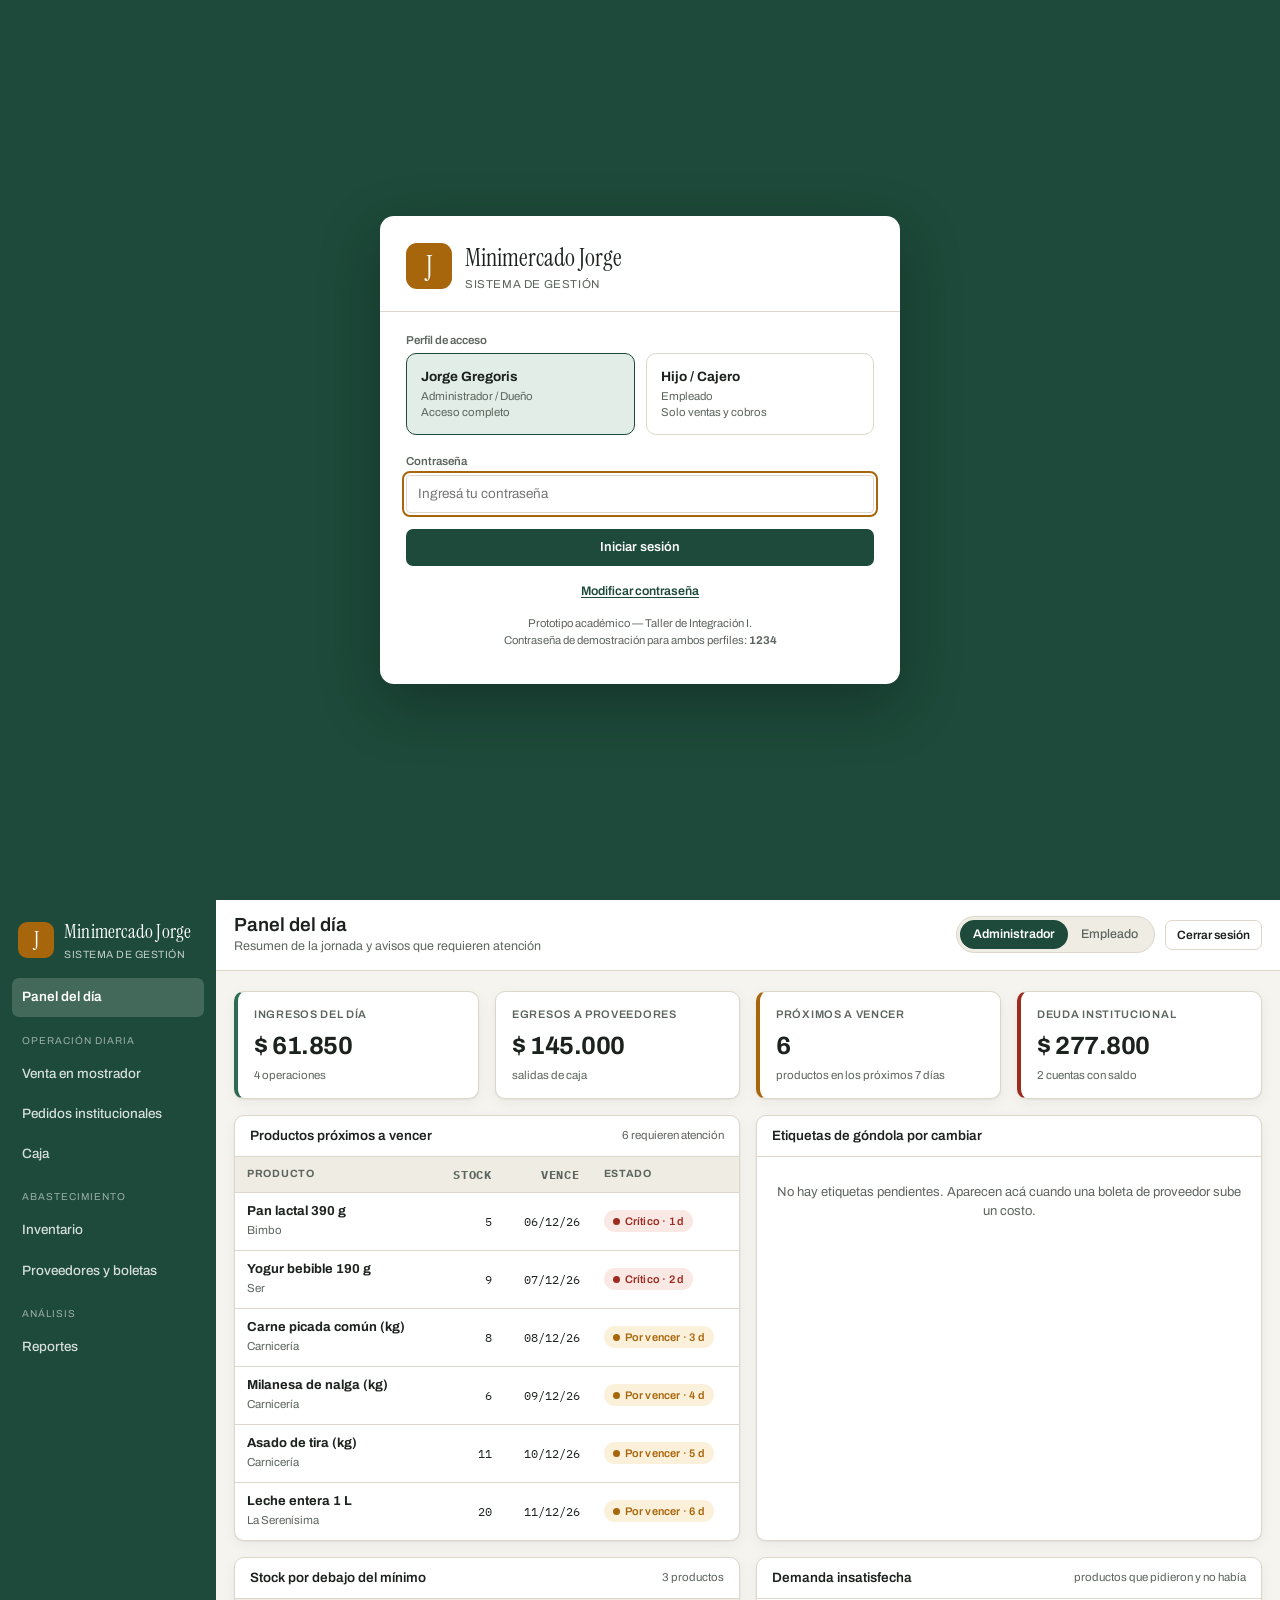
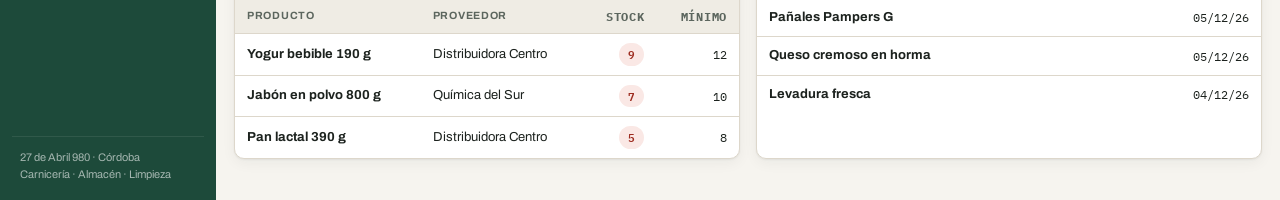
<file: Pagina web/index.html>
<!DOCTYPE html>
<html lang="es">
<head>
<meta charset="utf-8">
<meta name="viewport" content="width=device-width, initial-scale=1, viewport-fit=cover">
<title>Minimercado Jorge</title>
<link rel="preconnect" href="https://fonts.googleapis.com">
<link rel="preconnect" href="https://fonts.gstatic.com" crossorigin>
<link rel="stylesheet" href="https://fonts.googleapis.com/css2?family=Archivo:wght@400;500;600;700&family=IBM+Plex+Mono:wght@400;500&family=Instrument+Serif&display=swap">
<link rel="stylesheet" href="css/estilos.css">
</head>
<body>

<div class="acceso" id="acceso">
  <div class="panel-acceso">
    <div class="top">
      <div class="logo">J</div>
      <div><b>Minimercado Jorge</b><span>Sistema de gestión</span></div>
    </div>
    <div class="mid">
      <label>Perfil de acceso</label>
      <div class="usuarios">
        <button type="button" class="usuario" id="uAdmin" aria-pressed="true">
          <b>Jorge Gregoris</b><span>Administrador / Dueño<br>Acceso completo</span></button>
        <button type="button" class="usuario" id="uEmpleado" aria-pressed="false">
          <b>Hijo / Cajero</b><span>Empleado<br>Solo ventas y cobros</span></button>
      </div>
      <div class="campo"><label for="clave">Contraseña</label>
        <input type="password" id="clave" placeholder="Ingresá tu contraseña" autocomplete="off"></div>
      <div id="errorAcceso"></div>
      <button type="button" class="btn" id="btnIngresar" style="width:100%; margin-top:4px;">Iniciar sesión</button>
      <div style="text-align:center; margin-top:14px;">
        <button type="button" class="enlace" id="btnCambiarClave">Modificar contraseña</button>
      </div>
      <p class="pie-nota">Prototipo académico — Taller de Integración I.<br>Contraseña de demostración para ambos perfiles: <b>1234</b></p>
    </div>
  </div>
</div>

<div class="app" id="app" hidden>

  <aside class="barra">
    <div class="marca">
      <div class="logo">J</div>
      <div class="txt"><b>Minimercado Jorge</b><span>Sistema de gestión</span></div>
    </div>
    <nav class="nav" id="nav">
      <button type="button" data-vista="panel" aria-current="true">Panel del día</button>
      <div class="sep">Operación diaria</div>
      <button type="button" data-vista="mostrador">Venta en mostrador</button>
      <button type="button" data-vista="institucionales">Pedidos institucionales</button>
      <button type="button" data-vista="caja">Caja</button>
      <div class="sep">Abastecimiento</div>
      <button type="button" data-vista="inventario">Inventario</button>
      <button type="button" data-vista="proveedores" data-admin="1">Proveedores y boletas</button>
      <div class="sep">Análisis</div>
      <button type="button" data-vista="reportes" data-admin="1">Reportes</button>
    </nav>
    <div class="pie">27 de Abril 980 · Córdoba<br>Carnicería · Almacén · Limpieza</div>
  </aside>

  <main class="area">
    <header class="cabecera">
      <div>
        <h1 id="tituloVista">Panel del día</h1>
        <div class="sub" id="subVista">Resumen de la jornada y avisos que requieren atención</div>
      </div>
      <div class="der">
        <div class="perfil" role="group" aria-label="Perfil activo">
          <button type="button" id="pfAdmin" aria-pressed="true">Administrador</button>
          <button type="button" id="pfEmpleado" aria-pressed="false">Empleado</button>
        </div>
        <button type="button" class="btn sec chico" id="btnSalir">Cerrar sesión</button>
      </div>
    </header>

    <div class="contenido">

      <!-- ============ PANEL ============ -->
      <section class="vista" id="v-panel">
        <div class="rejilla cols-4" id="cifras" style="margin-bottom:16px;"></div>
        <div class="rejilla panel-rejilla">
          <div class="tarjeta">
            <h2>Productos próximos a vencer <span class="nota" id="nVence"></span></h2>
            <div class="tabla-env"><table><thead><tr><th>Producto</th><th class="num">Stock</th><th class="num">Vence</th><th>Estado</th></tr></thead><tbody id="tbVence"></tbody></table></div>
          </div>
          <div class="tarjeta">
            <h2>Etiquetas de góndola por cambiar <span class="nota" id="nEtiq"></span></h2>
            <div id="boxEtiq"></div>
          </div>
          <div class="tarjeta">
            <h2>Stock por debajo del mínimo <span class="nota" id="nStock"></span></h2>
            <div class="tabla-env"><table><thead><tr><th>Producto</th><th>Proveedor</th><th class="num">Stock</th><th class="num">Mínimo</th></tr></thead><tbody id="tbStock"></tbody></table></div>
          </div>
          <div class="tarjeta">
            <h2>Demanda insatisfecha <span class="nota">productos que pidieron y no había</span></h2>
            <div id="boxDemanda"></div>
          </div>
        </div>
      </section>

      <!-- ============ MOSTRADOR ============ -->
      <section class="vista" id="v-mostrador" hidden>
        <div class="pos">
          <div>
            <div class="tarjeta" style="margin-bottom:16px;">
              <h2>Artículos de la venta</h2>
              <div class="cuerpo">
                <div class="buscador">
                  <input type="text" id="busca" placeholder="Escaneá el código de barras o escribí el nombre" autocomplete="off">
                  <button type="button" class="btn sec" id="btnDemanda">No hay stock</button>
                </div>
                <div class="sugerencias" id="sugerencias"></div>
              </div>
              <div class="tabla-env"><table><thead><tr><th>Producto</th><th class="num">Cant.</th><th class="num">Unitario</th><th class="num">Subtotal</th><th></th></tr></thead><tbody id="tbCarrito"></tbody></table></div>
              <div class="carrito-tot"><span>Total de la venta</span><b id="totalVenta">$ 0</b></div>
            </div>
          </div>
          <div>
            <div class="tarjeta" style="margin-bottom:16px;">
              <h2>Cobro <span class="nota">se puede dividir en varios medios</span></h2>
              <div class="cuerpo">
                <div id="pagos"></div>
                <button type="button" class="btn sec chico" id="btnAddPago">Agregar otro medio de pago</button>
                <div class="restante" id="restante"></div>
                <div class="campo">
                  <label for="comprobante">Comprobante a emitir</label>
                  <select id="comprobante">
                    <option value="B">Ticket fiscal B — consumidor final</option>
                    <option value="A">Factura A — responsable inscripto</option>
                  </select>
                </div>
                <div class="aviso ne" style="margin-bottom:12px;">No se habilita cuenta corriente en mostrador: el cobro diferido es solo para clientes institucionales.</div>
                <div class="acciones">
                  <button type="button" class="btn" id="btnCobrar">Cobrar y emitir comprobante</button>
                  <button type="button" class="btn sec" id="btnCancelarVenta">Cancelar venta</button>
                </div>
                <div style="margin-top:10px; padding-top:10px; border-top:1px dashed var(--line);">
                  <button type="button" class="enlace" id="btnFallaCobro">Simular que el cobro es rechazado</button>
                </div>
              </div>
            </div>
            <div class="tarjeta" id="cardTicket" hidden>
              <h2>Último comprobante</h2>
              <div class="cuerpo"><div class="ticket" id="ticket"></div></div>
            </div>
          </div>
        </div>
      </section>

      <!-- ============ INSTITUCIONALES ============ -->
      <section class="vista" id="v-institucionales" hidden>
        <div class="rejilla cols-2">
          <div class="tarjeta">
            <h2>Pedidos en borrador <span class="nota">no descuentan stock</span></h2>
            <div id="boxBorradores"></div>
            <div class="cuerpo" style="border-top:1px solid var(--line);">
              <button type="button" class="btn sec chico" id="btnNuevoPedido">Crear pedido borrador</button>
            </div>
          </div>
          <div class="tarjeta">
            <h2>Cuentas corrientes</h2>
            <div class="tabla-env"><table><thead><tr><th>Institución</th><th class="num">Saldo deudor</th><th></th></tr></thead><tbody id="tbCtaCte"></tbody></table></div>
            <div class="cuerpo" style="border-top:1px solid var(--line);">
              <div class="aviso ne" style="margin-bottom:11px;">La deuda se cancela siempre por el monto total exacto. El sistema no acepta pagos parciales ni entregas a cuenta.</div>
              <button type="button" class="btn sec chico" id="btnNuevaInst" data-admin="1">Registrar institución</button>
            </div>
          </div>
        </div>
        <div class="tarjeta" style="margin-top:16px;">
          <h2>Pedidos entregados <span class="nota">ya descontaron stock y generaron deuda</span></h2>
          <div class="tabla-env"><table><thead><tr><th>Pedido</th><th>Institución</th><th>Fecha</th><th class="num">Ítems</th><th class="num">Total</th></tr></thead><tbody id="tbEntregados"></tbody></table></div>
        </div>
      </section>

      <!-- ============ CAJA ============ -->
      <section class="vista" id="v-caja" hidden>
        <div class="rejilla cols-2">
          <div class="tarjeta">
            <h2>Movimientos del día</h2>
            <div class="tabla-env"><table><thead><tr><th>Hora</th><th>Concepto</th><th>Medio</th><th class="num">Monto</th></tr></thead><tbody id="tbCaja"></tbody></table></div>
          </div>
          <div>
            <div class="tarjeta" style="margin-bottom:16px;">
              <h2>Registrar egreso de caja</h2>
              <div class="cuerpo">
                <div class="campo"><label for="egProv">Pago en efectivo a proveedor</label>
                  <select id="egProv"></select></div>
                <div class="campo"><label for="egMonto">Monto</label>
                  <input type="number" id="egMonto" min="0" step="100" placeholder="0"></div>
                <button type="button" class="btn" id="btnEgreso">Registrar egreso</button>
              </div>
            </div>
            <div class="tarjeta">
              <h2>Cierre de caja</h2>
              <div class="cuerpo">
                <div id="resumenCaja"></div>
                <div class="campo" style="margin-top:12px;"><label for="efectivoFisico">Efectivo físico contado</label>
                  <input type="number" id="efectivoFisico" min="0" step="100" placeholder="0"></div>
                <button type="button" class="btn" id="btnCierre">Calcular cierre</button>
                <div id="salidaCierre"></div>
                <div class="acciones" id="confirmaCierre" hidden>
                  <button type="button" class="btn" id="btnConfirmarCierre">Confirmar cierre de caja</button>
                  <button type="button" class="btn sec" id="btnNoConfirmarCierre">No confirmar</button>
                </div>
                <div id="reporteCierre"></div>
              </div>
            </div>
          </div>
        </div>
      </section>

      <!-- ============ INVENTARIO ============ -->
      <section class="vista" id="v-inventario" hidden>
        <div class="tarjeta" style="margin-bottom:16px;">
          <h2>Catálogo de productos <span class="nota" id="notaInv"></span></h2>
          <div class="cuerpo" style="border-bottom:1px solid var(--line); display:flex; gap:10px; flex-wrap:wrap; align-items:flex-end;">
            <div style="flex:1; min-width:180px;"><label for="filtroInv">Buscar</label><input type="text" id="filtroInv" placeholder="Nombre, marca o código"></div>
            <div style="min-width:150px;"><label for="filtroRubro">Rubro</label><select id="filtroRubro"><option value="">Todos</option><option>Almacén</option><option>Carnicería</option><option>Limpieza</option><option>Bebidas</option></select></div>
            <button type="button" class="btn" id="btnNuevoProd" data-admin="1">Registrar producto</button>
          </div>
          <div class="tabla-env"><table><thead><tr><th>Código</th><th>Producto</th><th>Rubro</th><th class="num">Stock</th><th class="num">Costo</th><th class="num">Margen</th><th class="num">Precio</th><th>Vence</th><th></th></tr></thead><tbody id="tbInv"></tbody></table></div>
        </div>
        <div class="tarjeta" id="cardMediaRes" data-admin="1">
          <h2>Recepción de media res <span class="nota">la merma define el costo real de cada corte</span></h2>
          <div class="cuerpo">
            <div class="fila">
              <div><label for="mrPeso">Peso de la media res (kg)</label><input type="number" id="mrPeso" value="95" min="1" step="0.5"></div>
              <div><label for="mrCosto">Costo total pagado</label><input type="number" id="mrCosto" value="494000" min="0" step="1000"></div>
              <div><label for="mrMerma">Merma: grasa y hueso (kg)</label><input type="number" id="mrMerma" value="21" min="0" step="0.5"></div>
            </div>
            <button type="button" class="btn" id="btnMediaRes" style="margin-top:4px;">Calcular costo por kilo útil</button>
            <div id="salidaMediaRes"></div>
          </div>
        </div>
      </section>

      <!-- ============ PROVEEDORES ============ -->
      <section class="vista" id="v-proveedores" hidden>
        <div class="rejilla cols-2">
          <div class="tarjeta">
            <h2>Proveedores <span class="nota">un proveedor fijo por producto</span></h2>
            <div class="tabla-env"><table><thead><tr><th>Proveedor</th><th>Rubro</th><th class="num">Productos</th><th>Contacto</th><th></th></tr></thead><tbody id="tbProv"></tbody></table></div>
            <div class="cuerpo" style="border-top:1px solid var(--line);">
              <button type="button" class="btn sec chico" id="btnNuevoProv">Registrar proveedor</button>
            </div>
          </div>
          <div class="tarjeta">
            <h2>Sugerencia de reposición <span class="nota">según ventas y stock</span></h2>
            <div id="boxReposicion"></div>
          </div>
        </div>
        <div class="tarjeta" style="margin-top:16px;">
          <h2>Registrar boleta de proveedor <span class="nota">actualiza stock y recalcula el precio de venta</span></h2>
          <div class="cuerpo">
            <div class="fila" style="margin-bottom:12px;">
              <div><label for="blProv">Proveedor</label><select id="blProv"></select></div>
              <div><label for="blNro">N.º de comprobante</label><input type="text" id="blNro" value="0001-00042318"></div>
              <div><label for="blFecha">Fecha</label><input type="date" id="blFecha"></div>
            </div>
            <div class="tabla-env"><table><thead><tr><th>Producto</th><th class="num">Cantidad</th><th class="num">Costo anterior</th><th class="num">Costo nuevo</th></tr></thead><tbody id="tbBoleta"></tbody></table></div>
            <div class="acciones" style="margin-top:14px;">
              <button type="button" class="btn" id="btnConfirmarBoleta">Confirmar boleta</button>
              <button type="button" class="btn sec" id="btnCancelarBoleta">Cancelar carga</button>
              <button type="button" class="btn sec" id="btnDevolucion">Registrar devolución</button>
            </div>
            <div id="salidaBoleta"></div>
          </div>
        </div>

        <div class="tarjeta" style="margin-top:16px;">
          <h2>Boletas registradas <span class="nota">una boleta pendiente se salda o se anula</span></h2>
          <div class="tabla-env"><table><thead><tr><th>Comprobante</th><th>Proveedor</th><th class="num">Fecha</th><th class="num">Total</th><th>Estado</th><th></th></tr></thead><tbody id="tbBoletas"></tbody></table></div>
        </div>
      </section>

      <!-- ============ REPORTES ============ -->
      <section class="vista" id="v-reportes" hidden>
        <div class="rejilla cols-2">
          <div class="tarjeta">
            <h2>Ranking de productos más vendidos</h2>
            <div id="boxRanking"></div>
          </div>
          <div class="tarjeta">
            <h2>Rentabilidad por rubro <span class="nota">margen promedio ponderado</span></h2>
            <div id="boxRubros"></div>
          </div>
        </div>
      </section>

    </div>
  </main>
</div>

<div class="velo" id="velo" hidden>
  <div class="modal" role="dialog" aria-modal="true" aria-labelledby="modalTitulo">
    <h3 id="modalTitulo"></h3>
    <div class="mc" id="modalCuerpo"></div>
    <div class="mp" id="modalPie"></div>
  </div>
</div>
<div class="toasts" id="toasts" aria-live="polite"></div>

<script src="js/app.js"></script>
</body>
</html>
</file>
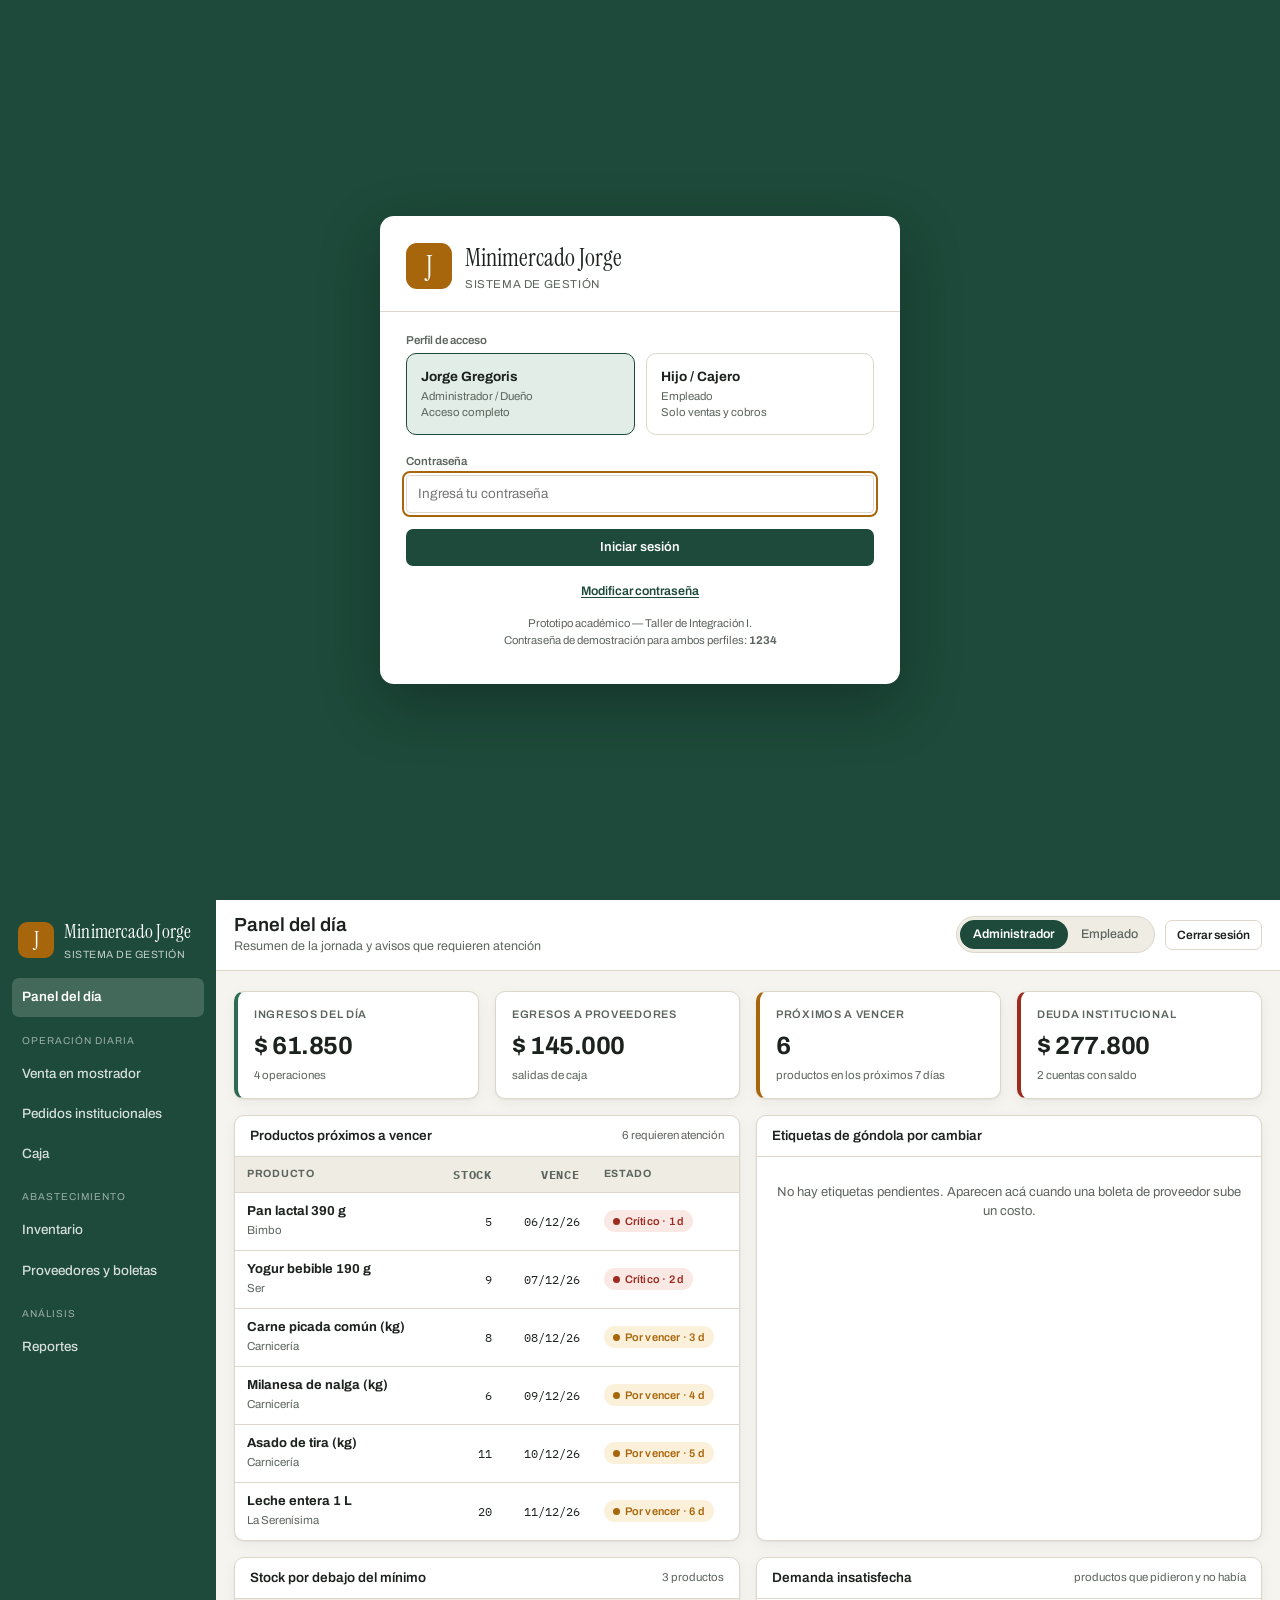
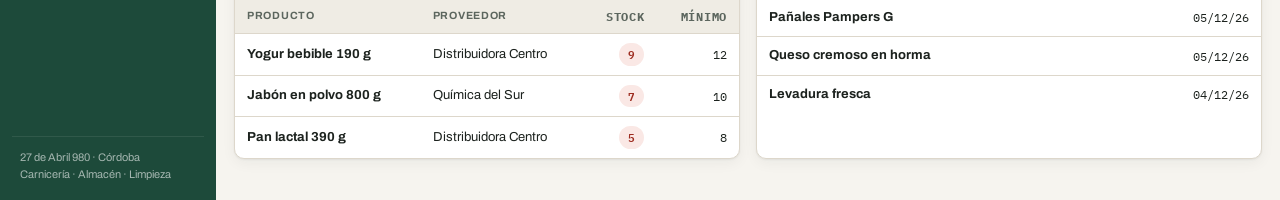
<file: Pagina web/minimercado-jorge.html>
<!DOCTYPE html>
<html lang="es">
<head>
<meta charset="utf-8">
<meta name="viewport" content="width=device-width, initial-scale=1, viewport-fit=cover">
<title>Minimercado Jorge</title>
<link rel="preconnect" href="https://fonts.googleapis.com">
<link rel="preconnect" href="https://fonts.gstatic.com" crossorigin>
<link rel="stylesheet" href="https://fonts.googleapis.com/css2?family=Archivo:wght@400;500;600;700&family=IBM+Plex+Mono:wght@400;500&family=Instrument+Serif&display=swap">
<style>
/* Sistema de Gestión Minimercado Jorge
   Layout: barra lateral de módulos + área de trabajo; en móvil la barra pasa a tabs horizontales.
   Paleta: verde pino (marca y acciones), ocre (atención y etiquetas), rojo (crítico), sobre neutros cálidos. */
:root{
  --bg:#f6f4ef; --surface:#ffffff; --surface-2:#efece4; --line:#ddd7cb;
  --ink:#1c221e; --ink-soft:#5c665e;
  --brand:#1d4a3a; --brand-2:#2d6b52; --brand-soft:#e2ede7; --brand-ink:#ffffff;
  --accent:#a8660c; --accent-soft:#fbf0d9;
  --ok:#2f7d4f; --ok-soft:#e4f1e9;
  --danger:#9d2c20; --danger-soft:#fae8e5;
  --f-display:"Instrument Serif",Georgia,"Times New Roman",serif;
  --f-ui:"Archivo",system-ui,-apple-system,"Segoe UI",sans-serif;
  --f-mono:"IBM Plex Mono",ui-monospace,"SFMono-Regular",monospace;
  --r:10px; --r-s:7px;
  --sombra:0 1px 2px rgba(28,34,30,.06), 0 4px 14px rgba(28,34,30,.05);
}
@media (prefers-color-scheme:dark){
  :root:not([data-theme="light"]){
    --bg:#131714; --surface:#1b201d; --surface-2:#242a26; --line:#333a35;
    --ink:#e8eae6; --ink-soft:#99a39c;
    --brand:#4e9c7c; --brand-2:#6bb795; --brand-soft:#1a2d25; --brand-ink:#0e1512;
    --accent:#dfa23f; --accent-soft:#2f2617;
    --ok:#5cc083; --ok-soft:#16301f;
    --danger:#e8847a; --danger-soft:#331c19;
    --sombra:0 1px 2px rgba(0,0,0,.4), 0 4px 14px rgba(0,0,0,.3);
    color-scheme:dark;
  }
}
:root[data-theme="dark"]{
  --bg:#131714; --surface:#1b201d; --surface-2:#242a26; --line:#333a35;
  --ink:#e8eae6; --ink-soft:#99a39c;
  --brand:#4e9c7c; --brand-2:#6bb795; --brand-soft:#1a2d25; --brand-ink:#0e1512;
  --accent:#dfa23f; --accent-soft:#2f2617;
  --ok:#5cc083; --ok-soft:#16301f;
  --danger:#e8847a; --danger-soft:#331c19;
  --sombra:0 1px 2px rgba(0,0,0,.4), 0 4px 14px rgba(0,0,0,.3);
  color-scheme:dark;
}
*{box-sizing:border-box;}
html,body{height:100%;}
body{
  margin:0; background:var(--bg); color:var(--ink);
  font-family:var(--f-ui); font-size:14px; line-height:1.5;
  -webkit-font-smoothing:antialiased;
}
h1,h2,h3{margin:0; text-wrap:balance; line-height:1.2;}
button,input,select,textarea{font:inherit; color:inherit;}
:focus-visible{outline:2.5px solid var(--accent); outline-offset:2px; border-radius:4px;}
@media (prefers-reduced-motion:reduce){*{animation:none!important; transition:none!important;}}

/* ---------- Armazón ---------- */
.app{display:flex; min-height:100%;}
.barra{
  width:216px; flex:0 0 216px; background:var(--brand); color:var(--brand-ink);
  display:flex; flex-direction:column; padding:18px 12px;
  padding-left:max(12px,env(safe-area-inset-left,0px));
}
.marca{display:flex; gap:10px; align-items:center; padding:0 6px 16px;}
.marca .logo{
  width:36px; height:36px; flex:0 0 36px; border-radius:9px; background:var(--accent);
  display:grid; place-items:center; font-family:var(--f-display); font-size:21px; color:#fff;
}
.marca .txt b{display:block; font-family:var(--f-display); font-size:19px; font-weight:400; letter-spacing:.2px;}
.marca .txt span{display:block; font-size:10.5px; opacity:.72; letter-spacing:.5px; text-transform:uppercase;}
.nav{display:flex; flex-direction:column; gap:2px;}
.nav button{
  display:flex; align-items:center; gap:10px; width:100%; text-align:left;
  background:none; border:0; padding:9px 10px; border-radius:var(--r-s);
  color:var(--brand-ink); opacity:.82; cursor:pointer; font-size:13.5px; font-weight:500;
}
.nav button:hover{background:rgba(255,255,255,.1); opacity:1;}
.nav button[aria-current="true"]{background:rgba(255,255,255,.17); opacity:1; font-weight:600;}
.nav button .ic{width:17px; height:17px; flex:0 0 17px; opacity:.9;}
.nav .sep{font-size:10px; text-transform:uppercase; letter-spacing:1px; opacity:.55; padding:14px 10px 5px;}
.barra .pie{margin-top:auto; padding:12px 8px 0; font-size:11px; opacity:.6; border-top:1px solid rgba(255,255,255,.14);}

.area{flex:1; min-width:0; display:flex; flex-direction:column;}
.cabecera{
  display:flex; align-items:center; gap:14px; flex-wrap:wrap;
  padding:14px max(18px,env(safe-area-inset-right,0px)) 14px 18px;
  border-bottom:1px solid var(--line); background:var(--surface);
}
.cabecera h1{font-size:19px; font-weight:600;}
.cabecera .sub{font-size:12.5px; color:var(--ink-soft);}
.cabecera .der{margin-left:auto; display:flex; align-items:center; gap:10px; flex-wrap:wrap;}
.perfil{display:flex; align-items:center; gap:0; background:var(--surface-2); border:1px solid var(--line); border-radius:999px; padding:3px;}
.perfil button{
  border:0; background:none; padding:5px 13px; border-radius:999px; cursor:pointer;
  font-size:12.5px; font-weight:500; color:var(--ink-soft);
}
.perfil button[aria-pressed="true"]{background:var(--brand); color:var(--brand-ink); font-weight:600;}
.contenido{
  flex:1; padding:20px max(18px,env(safe-area-inset-right,0px)) 40px 18px;
  padding-bottom:max(40px,env(safe-area-inset-bottom,0px));
}
.vista[hidden]{display:none;}

/* ---------- Piezas ---------- */
.tarjeta{background:var(--surface); border:1px solid var(--line); border-radius:var(--r); box-shadow:var(--sombra);}
.tarjeta>h2{
  font-size:13.5px; font-weight:600; padding:12px 15px; border-bottom:1px solid var(--line);
  display:flex; align-items:center; gap:9px;
}
.tarjeta>h2 .nota{margin-left:auto; font-weight:400; font-size:11.5px; color:var(--ink-soft);}
.cuerpo{padding:15px;}
.rejilla{display:grid; gap:16px;}
.cols-2{grid-template-columns:repeat(auto-fit,minmax(310px,1fr));}
.panel-rejilla{grid-template-columns:repeat(2,minmax(0,1fr));}
@media (max-width:1000px){.panel-rejilla{grid-template-columns:1fr;}}
.cols-3{grid-template-columns:repeat(auto-fit,minmax(215px,1fr));}
.cols-4{grid-template-columns:repeat(auto-fit,minmax(170px,1fr));}

.cifra{background:var(--surface); border:1px solid var(--line); border-radius:var(--r); padding:14px 16px; box-shadow:var(--sombra);}
.cifra .et{font-size:11px; text-transform:uppercase; letter-spacing:.7px; color:var(--ink-soft); font-weight:600;}
.cifra .val{font-size:25px; font-weight:700; margin-top:5px; font-variant-numeric:tabular-nums; letter-spacing:-.5px;}
.cifra .pie{font-size:11.5px; color:var(--ink-soft); margin-top:2px;}
.cifra.ac{border-left:4px solid var(--accent);}
.cifra.pe{border-left:4px solid var(--danger);}
.cifra.bi{border-left:4px solid var(--brand-2);}

table{width:100%; border-collapse:collapse; font-size:13px;}
th{
  text-align:left; font-size:10.5px; text-transform:uppercase; letter-spacing:.7px;
  color:var(--ink-soft); font-weight:700; padding:8px 12px; border-bottom:1px solid var(--line);
  background:var(--surface-2); white-space:nowrap;
}
td{padding:9px 12px; border-bottom:1px solid var(--line); vertical-align:middle;}
tr:last-child td{border-bottom:0;}
tbody tr:hover{background:var(--surface-2);}
.num{text-align:right; font-variant-numeric:tabular-nums; font-family:var(--f-mono); font-size:12.4px;}
.tabla-env{overflow-x:auto;}
.vacio{padding:26px 16px; text-align:center; color:var(--ink-soft); font-size:13px;}

.chip{
  display:inline-flex; align-items:center; gap:5px; font-size:11px; font-weight:600;
  padding:3px 9px; border-radius:999px; white-space:nowrap; letter-spacing:.2px;
}
.chip.ok{background:var(--ok-soft); color:var(--ok);}
.chip.at{background:var(--accent-soft); color:var(--accent);}
.chip.cr{background:var(--danger-soft); color:var(--danger);}
.chip.ne{background:var(--surface-2); color:var(--ink-soft);}
.chip.ma{background:var(--brand-soft); color:var(--brand);}
.punto{width:7px; height:7px; border-radius:50%; background:currentColor; flex:0 0 7px;}

.btn{
  display:inline-flex; align-items:center; justify-content:center; gap:7px;
  border:1px solid transparent; background:var(--brand); color:var(--brand-ink);
  padding:8px 15px; border-radius:var(--r-s); font-size:13px; font-weight:600; cursor:pointer;
}
.btn:hover{background:var(--brand-2);}
.btn.sec{background:var(--surface); border-color:var(--line); color:var(--ink);}
.btn.sec:hover{background:var(--surface-2);}
.btn.ac{background:var(--accent); color:#fff;}
.btn.pe{background:var(--danger); color:#fff;}
.btn.chico{padding:5px 11px; font-size:12px;}
.btn:disabled{opacity:.45; cursor:not-allowed;}
.btn:disabled:hover{background:var(--brand);}
.btn.sec:disabled:hover{background:var(--surface);}

label{display:block; font-size:11.5px; font-weight:600; color:var(--ink-soft); margin-bottom:4px;}
input,select{
  width:100%; padding:8px 11px; border:1px solid var(--line); border-radius:var(--r-s);
  background:var(--surface); font-size:13.5px;
}
input[type="number"]{font-family:var(--f-mono); font-variant-numeric:tabular-nums;}
.campo{margin-bottom:12px;}
.fila{display:flex; gap:10px; flex-wrap:wrap;}
.fila>*{flex:1; min-width:120px;}
.acciones{display:flex; gap:8px; flex-wrap:wrap; margin-top:4px;}

.aviso{
  display:flex; gap:10px; padding:11px 13px; border-radius:var(--r-s); font-size:12.6px;
  border:1px solid; align-items:flex-start; line-height:1.45;
}
.aviso b{display:block; margin-bottom:1px;}
.aviso.at{background:var(--accent-soft); border-color:color-mix(in srgb,var(--accent) 32%,transparent); color:var(--ink);}
.aviso.cr{background:var(--danger-soft); border-color:color-mix(in srgb,var(--danger) 32%,transparent); color:var(--ink);}
.aviso.ok{background:var(--ok-soft); border-color:color-mix(in srgb,var(--ok) 32%,transparent); color:var(--ink);}
.aviso.ne{background:var(--surface-2); border-color:var(--line); color:var(--ink-soft);}

/* ---------- Mostrador ---------- */
.pos{display:grid; grid-template-columns:1.45fr 1fr; gap:16px; align-items:start;}
@media (max-width:900px){.pos{grid-template-columns:1fr;}}
.buscador{display:flex; gap:8px; margin-bottom:12px;}
.buscador input{flex:1;}
.sugerencias{max-height:290px; overflow:auto; border:1px solid var(--line); border-radius:var(--r-s);}
.sug{
  display:flex; align-items:center; gap:11px; padding:9px 12px; cursor:pointer;
  border-bottom:1px solid var(--line); background:none; border-left:0; border-right:0; border-top:0;
  width:100%; text-align:left;
}
.sug:last-child{border-bottom:0;}
.sug:hover{background:var(--brand-soft);}
.sug .n{flex:1; min-width:0;}
.sug .n b{display:block; font-size:13px; font-weight:600;}
.sug .n span{font-size:11.3px; color:var(--ink-soft); font-family:var(--f-mono);}
.sug .p{font-family:var(--f-mono); font-size:12.8px; font-weight:500; white-space:nowrap;}
.carrito-tot{
  display:flex; justify-content:space-between; align-items:baseline;
  padding:13px 15px; border-top:2px solid var(--ink); margin-top:2px;
}
.carrito-tot span{font-size:12px; text-transform:uppercase; letter-spacing:.8px; color:var(--ink-soft); font-weight:700;}
.carrito-tot b{font-size:27px; font-variant-numeric:tabular-nums; letter-spacing:-.6px;}
.pagos-lin{display:flex; gap:8px; align-items:center; margin-bottom:8px;}
.pagos-lin select{flex:1.2;}
.pagos-lin input{flex:1; min-width:90px;}
.restante{
  display:flex; justify-content:space-between; padding:9px 12px; border-radius:var(--r-s);
  font-size:13px; font-weight:600; margin:10px 0; font-variant-numeric:tabular-nums;
}
.ticket{
  font-family:var(--f-mono); font-size:11.8px; background:var(--surface-2);
  border:1px dashed var(--line); border-radius:var(--r-s); padding:14px; white-space:pre-wrap; line-height:1.55;
}

/* ---------- Modal y avisos ---------- */
.velo{
  position:fixed; inset:0; background:rgba(16,20,18,.55); display:grid; place-items:center;
  padding:16px; z-index:50;
}
.velo[hidden]{display:none;}
.modal{
  background:var(--surface); border-radius:var(--r); width:min(560px,100%);
  max-height:88vh; overflow:auto; box-shadow:0 18px 50px rgba(0,0,0,.3); border:1px solid var(--line);
}
.modal h3{font-size:16px; font-weight:600; padding:15px 18px; border-bottom:1px solid var(--line);}
.modal .mc{padding:18px;}
.modal .mp{padding:13px 18px; border-top:1px solid var(--line); display:flex; gap:8px; justify-content:flex-end; background:var(--surface-2);}
.toasts{position:fixed; right:16px; bottom:16px; display:flex; flex-direction:column; gap:8px; z-index:60; max-width:min(360px,calc(100vw - 32px));}
.toast{
  background:var(--surface); border:1px solid var(--line); border-left:4px solid var(--brand);
  border-radius:var(--r-s); padding:11px 14px; box-shadow:0 8px 26px rgba(0,0,0,.16); font-size:12.8px;
}
.toast.at{border-left-color:var(--accent);} .toast.cr{border-left-color:var(--danger);} .toast.ok{border-left-color:var(--ok);}
.toast b{display:block; margin-bottom:2px; font-size:13px;}

/* ---------- Móvil ---------- */
@media (max-width:760px){
  .app{flex-direction:column;}
  .barra{
    width:auto; flex:none; flex-direction:row; align-items:center; gap:10px; overflow-x:auto;
    padding:10px max(12px,env(safe-area-inset-right,0px)) 10px max(12px,env(safe-area-inset-left,0px));
  }
  .marca{padding:0 6px 0 0; flex:0 0 auto;}
  .marca .txt span{display:none;}
  .nav{flex-direction:row; gap:4px;}
  .nav button{white-space:nowrap; padding:7px 11px;}
  .nav .sep, .barra .pie{display:none;}
  .cabecera{padding-left:max(14px,env(safe-area-inset-left,0px));}
  .contenido{padding-left:max(14px,env(safe-area-inset-left,0px));}
  .cifra .val{font-size:22px;}
}

/* ---------- Iniciar sesión (CU Iniciar Sesión) ---------- */
.acceso{
  min-height:100%; display:grid; place-items:center; background:var(--brand);
  padding:28px max(16px,env(safe-area-inset-right,0px)) 28px max(16px,env(safe-area-inset-left,0px));
}
.acceso[hidden]{display:none;}
.panel-acceso{
  background:var(--surface); border-radius:14px; width:min(520px,100%);
  box-shadow:0 20px 60px rgba(0,0,0,.28); overflow:hidden;
}
.panel-acceso .top{padding:24px 26px 18px; border-bottom:1px solid var(--line); display:flex; gap:13px; align-items:center;}
.panel-acceso .top .logo{
  width:46px; height:46px; flex:0 0 46px; border-radius:11px; background:var(--accent);
  display:grid; place-items:center; font-family:var(--f-display); font-size:27px; color:#fff;
}
.panel-acceso .top b{display:block; font-family:var(--f-display); font-size:24px; font-weight:400;}
.panel-acceso .top span{display:block; font-size:11.5px; color:var(--ink-soft); letter-spacing:.6px; text-transform:uppercase;}
.panel-acceso .mid{padding:20px 26px 24px;}
.usuarios{display:grid; grid-template-columns:1fr 1fr; gap:11px; margin-bottom:18px;}
@media (max-width:460px){.usuarios{grid-template-columns:1fr;}}
.usuario{
  text-align:left; background:var(--surface); border:1.5px solid var(--line); border-radius:var(--r);
  padding:13px 14px; cursor:pointer;
}
.usuario:hover{border-color:var(--brand-2); background:var(--surface-2);}
.usuario[aria-pressed="true"]{border-color:var(--brand); background:var(--brand-soft);}
.usuario b{display:block; font-size:13.5px; margin-bottom:2px;}
.usuario span{display:block; font-size:11.4px; color:var(--ink-soft); line-height:1.4;}
.acceso .pie-nota{
  font-size:11.3px; color:var(--ink-soft); text-align:center; margin-top:14px; line-height:1.5;
}
.enlace{
  background:none; border:0; padding:0; color:var(--brand); font-size:12.4px;
  font-weight:600; cursor:pointer; text-decoration:underline; text-underline-offset:2px;
}

</style>
</head>
<body>

<div class="acceso" id="acceso">
  <div class="panel-acceso">
    <div class="top">
      <div class="logo">J</div>
      <div><b>Minimercado Jorge</b><span>Sistema de gestión</span></div>
    </div>
    <div class="mid">
      <label>Perfil de acceso</label>
      <div class="usuarios">
        <button type="button" class="usuario" id="uAdmin" aria-pressed="true">
          <b>Jorge Gregoris</b><span>Administrador / Dueño<br>Acceso completo</span></button>
        <button type="button" class="usuario" id="uEmpleado" aria-pressed="false">
          <b>Hijo / Cajero</b><span>Empleado<br>Solo ventas y cobros</span></button>
      </div>
      <div class="campo"><label for="clave">Contraseña</label>
        <input type="password" id="clave" placeholder="Ingresá tu contraseña" autocomplete="off"></div>
      <div id="errorAcceso"></div>
      <button type="button" class="btn" id="btnIngresar" style="width:100%; margin-top:4px;">Iniciar sesión</button>
      <div style="text-align:center; margin-top:14px;">
        <button type="button" class="enlace" id="btnCambiarClave">Modificar contraseña</button>
      </div>
      <p class="pie-nota">Prototipo académico — Taller de Integración I.<br>Contraseña de demostración para ambos perfiles: <b>1234</b></p>
    </div>
  </div>
</div>

<div class="app" id="app" hidden>

  <aside class="barra">
    <div class="marca">
      <div class="logo">J</div>
      <div class="txt"><b>Minimercado Jorge</b><span>Sistema de gestión</span></div>
    </div>
    <nav class="nav" id="nav">
      <button type="button" data-vista="panel" aria-current="true">Panel del día</button>
      <div class="sep">Operación diaria</div>
      <button type="button" data-vista="mostrador">Venta en mostrador</button>
      <button type="button" data-vista="institucionales">Pedidos institucionales</button>
      <button type="button" data-vista="caja">Caja</button>
      <div class="sep">Abastecimiento</div>
      <button type="button" data-vista="inventario">Inventario</button>
      <button type="button" data-vista="proveedores" data-admin="1">Proveedores y boletas</button>
      <div class="sep">Análisis</div>
      <button type="button" data-vista="reportes" data-admin="1">Reportes</button>
    </nav>
    <div class="pie">27 de Abril 980 · Córdoba<br>Carnicería · Almacén · Limpieza</div>
  </aside>

  <main class="area">
    <header class="cabecera">
      <div>
        <h1 id="tituloVista">Panel del día</h1>
        <div class="sub" id="subVista">Resumen de la jornada y avisos que requieren atención</div>
      </div>
      <div class="der">
        <div class="perfil" role="group" aria-label="Perfil activo">
          <button type="button" id="pfAdmin" aria-pressed="true">Administrador</button>
          <button type="button" id="pfEmpleado" aria-pressed="false">Empleado</button>
        </div>
        <button type="button" class="btn sec chico" id="btnSalir">Cerrar sesión</button>
      </div>
    </header>

    <div class="contenido">

      <!-- ============ PANEL ============ -->
      <section class="vista" id="v-panel">
        <div class="rejilla cols-4" id="cifras" style="margin-bottom:16px;"></div>
        <div class="rejilla panel-rejilla">
          <div class="tarjeta">
            <h2>Productos próximos a vencer <span class="nota" id="nVence"></span></h2>
            <div class="tabla-env"><table><thead><tr><th>Producto</th><th class="num">Stock</th><th class="num">Vence</th><th>Estado</th></tr></thead><tbody id="tbVence"></tbody></table></div>
          </div>
          <div class="tarjeta">
            <h2>Etiquetas de góndola por cambiar <span class="nota" id="nEtiq"></span></h2>
            <div id="boxEtiq"></div>
          </div>
          <div class="tarjeta">
            <h2>Stock por debajo del mínimo <span class="nota" id="nStock"></span></h2>
            <div class="tabla-env"><table><thead><tr><th>Producto</th><th>Proveedor</th><th class="num">Stock</th><th class="num">Mínimo</th></tr></thead><tbody id="tbStock"></tbody></table></div>
          </div>
          <div class="tarjeta">
            <h2>Demanda insatisfecha <span class="nota">productos que pidieron y no había</span></h2>
            <div id="boxDemanda"></div>
          </div>
        </div>
      </section>

      <!-- ============ MOSTRADOR ============ -->
      <section class="vista" id="v-mostrador" hidden>
        <div class="pos">
          <div>
            <div class="tarjeta" style="margin-bottom:16px;">
              <h2>Artículos de la venta</h2>
              <div class="cuerpo">
                <div class="buscador">
                  <input type="text" id="busca" placeholder="Escaneá el código de barras o escribí el nombre" autocomplete="off">
                  <button type="button" class="btn sec" id="btnDemanda">No hay stock</button>
                </div>
                <div class="sugerencias" id="sugerencias"></div>
              </div>
              <div class="tabla-env"><table><thead><tr><th>Producto</th><th class="num">Cant.</th><th class="num">Unitario</th><th class="num">Subtotal</th><th></th></tr></thead><tbody id="tbCarrito"></tbody></table></div>
              <div class="carrito-tot"><span>Total de la venta</span><b id="totalVenta">$ 0</b></div>
            </div>
          </div>
          <div>
            <div class="tarjeta" style="margin-bottom:16px;">
              <h2>Cobro <span class="nota">se puede dividir en varios medios</span></h2>
              <div class="cuerpo">
                <div id="pagos"></div>
                <button type="button" class="btn sec chico" id="btnAddPago">Agregar otro medio de pago</button>
                <div class="restante" id="restante"></div>
                <div class="campo">
                  <label for="comprobante">Comprobante a emitir</label>
                  <select id="comprobante">
                    <option value="B">Ticket fiscal B — consumidor final</option>
                    <option value="A">Factura A — responsable inscripto</option>
                  </select>
                </div>
                <div class="aviso ne" style="margin-bottom:12px;">No se habilita cuenta corriente en mostrador: el cobro diferido es solo para clientes institucionales.</div>
                <div class="acciones">
                  <button type="button" class="btn" id="btnCobrar">Cobrar y emitir comprobante</button>
                  <button type="button" class="btn sec" id="btnCancelarVenta">Cancelar venta</button>
                </div>
                <div style="margin-top:10px; padding-top:10px; border-top:1px dashed var(--line);">
                  <button type="button" class="enlace" id="btnFallaCobro">Simular que el cobro es rechazado</button>
                </div>
              </div>
            </div>
            <div class="tarjeta" id="cardTicket" hidden>
              <h2>Último comprobante</h2>
              <div class="cuerpo"><div class="ticket" id="ticket"></div></div>
            </div>
          </div>
        </div>
      </section>

      <!-- ============ INSTITUCIONALES ============ -->
      <section class="vista" id="v-institucionales" hidden>
        <div class="rejilla cols-2">
          <div class="tarjeta">
            <h2>Pedidos en borrador <span class="nota">no descuentan stock</span></h2>
            <div id="boxBorradores"></div>
            <div class="cuerpo" style="border-top:1px solid var(--line);">
              <button type="button" class="btn sec chico" id="btnNuevoPedido">Crear pedido borrador</button>
            </div>
          </div>
          <div class="tarjeta">
            <h2>Cuentas corrientes</h2>
            <div class="tabla-env"><table><thead><tr><th>Institución</th><th class="num">Saldo deudor</th><th></th></tr></thead><tbody id="tbCtaCte"></tbody></table></div>
            <div class="cuerpo" style="border-top:1px solid var(--line);">
              <div class="aviso ne" style="margin-bottom:11px;">La deuda se cancela siempre por el monto total exacto. El sistema no acepta pagos parciales ni entregas a cuenta.</div>
              <button type="button" class="btn sec chico" id="btnNuevaInst" data-admin="1">Registrar institución</button>
            </div>
          </div>
        </div>
        <div class="tarjeta" style="margin-top:16px;">
          <h2>Pedidos entregados <span class="nota">ya descontaron stock y generaron deuda</span></h2>
          <div class="tabla-env"><table><thead><tr><th>Pedido</th><th>Institución</th><th>Fecha</th><th class="num">Ítems</th><th class="num">Total</th></tr></thead><tbody id="tbEntregados"></tbody></table></div>
        </div>
      </section>

      <!-- ============ CAJA ============ -->
      <section class="vista" id="v-caja" hidden>
        <div class="rejilla cols-2">
          <div class="tarjeta">
            <h2>Movimientos del día</h2>
            <div class="tabla-env"><table><thead><tr><th>Hora</th><th>Concepto</th><th>Medio</th><th class="num">Monto</th></tr></thead><tbody id="tbCaja"></tbody></table></div>
          </div>
          <div>
            <div class="tarjeta" style="margin-bottom:16px;">
              <h2>Registrar egreso de caja</h2>
              <div class="cuerpo">
                <div class="campo"><label for="egProv">Pago en efectivo a proveedor</label>
                  <select id="egProv"></select></div>
                <div class="campo"><label for="egMonto">Monto</label>
                  <input type="number" id="egMonto" min="0" step="100" placeholder="0"></div>
                <button type="button" class="btn" id="btnEgreso">Registrar egreso</button>
              </div>
            </div>
            <div class="tarjeta">
              <h2>Cierre de caja</h2>
              <div class="cuerpo">
                <div id="resumenCaja"></div>
                <div class="campo" style="margin-top:12px;"><label for="efectivoFisico">Efectivo físico contado</label>
                  <input type="number" id="efectivoFisico" min="0" step="100" placeholder="0"></div>
                <button type="button" class="btn" id="btnCierre">Calcular cierre</button>
                <div id="salidaCierre"></div>
                <div class="acciones" id="confirmaCierre" hidden>
                  <button type="button" class="btn" id="btnConfirmarCierre">Confirmar cierre de caja</button>
                  <button type="button" class="btn sec" id="btnNoConfirmarCierre">No confirmar</button>
                </div>
                <div id="reporteCierre"></div>
              </div>
            </div>
          </div>
        </div>
      </section>

      <!-- ============ INVENTARIO ============ -->
      <section class="vista" id="v-inventario" hidden>
        <div class="tarjeta" style="margin-bottom:16px;">
          <h2>Catálogo de productos <span class="nota" id="notaInv"></span></h2>
          <div class="cuerpo" style="border-bottom:1px solid var(--line); display:flex; gap:10px; flex-wrap:wrap; align-items:flex-end;">
            <div style="flex:1; min-width:180px;"><label for="filtroInv">Buscar</label><input type="text" id="filtroInv" placeholder="Nombre, marca o código"></div>
            <div style="min-width:150px;"><label for="filtroRubro">Rubro</label><select id="filtroRubro"><option value="">Todos</option><option>Almacén</option><option>Carnicería</option><option>Limpieza</option><option>Bebidas</option></select></div>
            <button type="button" class="btn" id="btnNuevoProd" data-admin="1">Registrar producto</button>
          </div>
          <div class="tabla-env"><table><thead><tr><th>Código</th><th>Producto</th><th>Rubro</th><th class="num">Stock</th><th class="num">Costo</th><th class="num">Margen</th><th class="num">Precio</th><th>Vence</th><th></th></tr></thead><tbody id="tbInv"></tbody></table></div>
        </div>
        <div class="tarjeta" id="cardMediaRes" data-admin="1">
          <h2>Recepción de media res <span class="nota">la merma define el costo real de cada corte</span></h2>
          <div class="cuerpo">
            <div class="fila">
              <div><label for="mrPeso">Peso de la media res (kg)</label><input type="number" id="mrPeso" value="95" min="1" step="0.5"></div>
              <div><label for="mrCosto">Costo total pagado</label><input type="number" id="mrCosto" value="494000" min="0" step="1000"></div>
              <div><label for="mrMerma">Merma: grasa y hueso (kg)</label><input type="number" id="mrMerma" value="21" min="0" step="0.5"></div>
            </div>
            <button type="button" class="btn" id="btnMediaRes" style="margin-top:4px;">Calcular costo por kilo útil</button>
            <div id="salidaMediaRes"></div>
          </div>
        </div>
      </section>

      <!-- ============ PROVEEDORES ============ -->
      <section class="vista" id="v-proveedores" hidden>
        <div class="rejilla cols-2">
          <div class="tarjeta">
            <h2>Proveedores <span class="nota">un proveedor fijo por producto</span></h2>
            <div class="tabla-env"><table><thead><tr><th>Proveedor</th><th>Rubro</th><th class="num">Productos</th><th>Contacto</th><th></th></tr></thead><tbody id="tbProv"></tbody></table></div>
            <div class="cuerpo" style="border-top:1px solid var(--line);">
              <button type="button" class="btn sec chico" id="btnNuevoProv">Registrar proveedor</button>
            </div>
          </div>
          <div class="tarjeta">
            <h2>Sugerencia de reposición <span class="nota">según ventas y stock</span></h2>
            <div id="boxReposicion"></div>
          </div>
        </div>
        <div class="tarjeta" style="margin-top:16px;">
          <h2>Registrar boleta de proveedor <span class="nota">actualiza stock y recalcula el precio de venta</span></h2>
          <div class="cuerpo">
            <div class="fila" style="margin-bottom:12px;">
              <div><label for="blProv">Proveedor</label><select id="blProv"></select></div>
              <div><label for="blNro">N.º de comprobante</label><input type="text" id="blNro" value="0001-00042318"></div>
              <div><label for="blFecha">Fecha</label><input type="date" id="blFecha"></div>
            </div>
            <div class="tabla-env"><table><thead><tr><th>Producto</th><th class="num">Cantidad</th><th class="num">Costo anterior</th><th class="num">Costo nuevo</th></tr></thead><tbody id="tbBoleta"></tbody></table></div>
            <div class="acciones" style="margin-top:14px;">
              <button type="button" class="btn" id="btnConfirmarBoleta">Confirmar boleta</button>
              <button type="button" class="btn sec" id="btnCancelarBoleta">Cancelar carga</button>
              <button type="button" class="btn sec" id="btnDevolucion">Registrar devolución</button>
            </div>
            <div id="salidaBoleta"></div>
          </div>
        </div>

        <div class="tarjeta" style="margin-top:16px;">
          <h2>Boletas registradas <span class="nota">una boleta pendiente se salda o se anula</span></h2>
          <div class="tabla-env"><table><thead><tr><th>Comprobante</th><th>Proveedor</th><th class="num">Fecha</th><th class="num">Total</th><th>Estado</th><th></th></tr></thead><tbody id="tbBoletas"></tbody></table></div>
        </div>
      </section>

      <!-- ============ REPORTES ============ -->
      <section class="vista" id="v-reportes" hidden>
        <div class="rejilla cols-2">
          <div class="tarjeta">
            <h2>Ranking de productos más vendidos</h2>
            <div id="boxRanking"></div>
          </div>
          <div class="tarjeta">
            <h2>Rentabilidad por rubro <span class="nota">margen promedio ponderado</span></h2>
            <div id="boxRubros"></div>
          </div>
        </div>
      </section>

    </div>
  </main>
</div>

<div class="velo" id="velo" hidden>
  <div class="modal" role="dialog" aria-modal="true" aria-labelledby="modalTitulo">
    <h3 id="modalTitulo"></h3>
    <div class="mc" id="modalCuerpo"></div>
    <div class="mp" id="modalPie"></div>
  </div>
</div>
<div class="toasts" id="toasts" aria-live="polite"></div>

<script>
/* Sistema de Gestión — Minimercado Jorge
   Prototipo funcional. Los datos viven en memoria: al recargar vuelve al estado inicial. */

/* ============================================================
   1. DATOS
   ============================================================ */
const hoy = new Date();
const diaMs = 86400000;
const enDias = (n) => new Date(hoy.getTime() + n * diaMs);

const proveedores = [
  { id: 1, nombre: 'Distribuidora Centro', rubro: 'Almacén', contacto: '351 455-2210' },
  { id: 2, nombre: 'Frigorífico San Martín', rubro: 'Carnicería', contacto: '351 488-7734' },
  { id: 3, nombre: 'Química del Sur', rubro: 'Limpieza', contacto: '351 471-9088' },
  { id: 4, nombre: 'Andina Bebidas', rubro: 'Bebidas', contacto: '351 460-3312' }
];

let productos = [
  { id: 1, cod: '7790580103149', marca: 'Matarazzo', nombre: 'Fideos spaghetti 500 g', rubro: 'Almacén', stock: 24, min: 10, costo: 1200, margen: 35, vto: enDias(420), prov: 1 },
  { id: 2, cod: '7790070410283', marca: 'Natura', nombre: 'Aceite de girasol 900 ml', rubro: 'Almacén', stock: 12, min: 8, costo: 2800, margen: 30, vto: enDias(310), prov: 1 },
  { id: 3, cod: '7792200000129', marca: 'Playadito', nombre: 'Yerba mate 1 kg', rubro: 'Almacén', stock: 18, min: 8, costo: 4500, margen: 28, vto: enDias(500), prov: 1 },
  { id: 4, cod: '7790387015201', marca: 'Ledesma', nombre: 'Azúcar 1 kg', rubro: 'Almacén', stock: 30, min: 12, costo: 1500, margen: 32, vto: enDias(260), prov: 1 },
  { id: 5, cod: '7791337001108', marca: 'La Serenísima', nombre: 'Leche entera 1 L', rubro: 'Almacén', stock: 20, min: 15, costo: 1300, margen: 25, vto: enDias(6), prov: 1 },
  { id: 6, cod: '7791337889012', marca: 'Ser', nombre: 'Yogur bebible 190 g', rubro: 'Almacén', stock: 9, min: 12, costo: 900, margen: 30, vto: enDias(2), prov: 1 },
  { id: 7, cod: '2000000000017', marca: 'Carnicería', nombre: 'Carne picada común (kg)', rubro: 'Carnicería', stock: 8, min: 5, costo: 6200, margen: 25, vto: enDias(3), prov: 2 },
  { id: 8, cod: '2000000000024', marca: 'Carnicería', nombre: 'Milanesa de nalga (kg)', rubro: 'Carnicería', stock: 6, min: 4, costo: 11500, margen: 22, vto: enDias(4), prov: 2 },
  { id: 9, cod: '2000000000031', marca: 'Carnicería', nombre: 'Asado de tira (kg)', rubro: 'Carnicería', stock: 11, min: 5, costo: 9800, margen: 24, vto: enDias(5), prov: 2 },
  { id: 10, cod: '7790250016304', marca: 'Ayudín', nombre: 'Lavandina 1 L', rubro: 'Limpieza', stock: 22, min: 10, costo: 1100, margen: 40, vto: null, prov: 3 },
  { id: 11, cod: '7506339343212', marca: 'Magistral', nombre: 'Detergente 500 ml', rubro: 'Limpieza', stock: 15, min: 10, costo: 1800, margen: 38, vto: null, prov: 3 },
  { id: 12, cod: '7791290792845', marca: 'Skip', nombre: 'Jabón en polvo 800 g', rubro: 'Limpieza', stock: 7, min: 10, costo: 5200, margen: 30, vto: null, prov: 3 },
  { id: 13, cod: '7790895000997', marca: 'Coca-Cola', nombre: 'Gaseosa 2,25 L', rubro: 'Bebidas', stock: 28, min: 12, costo: 2600, margen: 30, vto: enDias(180), prov: 4 },
  { id: 14, cod: '7790040000346', marca: 'Bimbo', nombre: 'Pan lactal 390 g', rubro: 'Almacén', stock: 5, min: 8, costo: 2200, margen: 28, vto: enDias(1), prov: 1 }
];

const instituciones = [
  { id: 1, nombre: 'Colegio San José', saldo: 0 },
  { id: 2, nombre: 'Colegio Belgrano', saldo: 185400 },
  { id: 3, nombre: 'Resto La Esquina', saldo: 0 },
  { id: 4, nombre: 'Bar Don Pepe', saldo: 92400 }
];

let pedidos = [
  { id: 101, inst: 1, estado: 'borrador', fecha: hoy, items: [ { p: 5, c: 24 }, { p: 14, c: 10 }, { p: 4, c: 6 } ] },
  { id: 102, inst: 3, estado: 'borrador', fecha: hoy, items: [ { p: 7, c: 5 }, { p: 9, c: 4 } ] },
  { id: 100, inst: 2, estado: 'entregado', fecha: enDias(-1), items: [ { p: 1, c: 30 }, { p: 13, c: 24 } ] }
];

let boletas = [
  { id: 1, nro: '0001-00041877', prov: 1, fecha: enDias(-9), total: 184500, estado: 'Pendiente' },
  { id: 2, nro: '0002-00011203', prov: 2, fecha: enDias(-6), total: 496000, estado: 'Pagada' },
  { id: 3, nro: '0003-00007744', prov: 3, fecha: enDias(-3), total: 72800, estado: 'Pendiente' },
  { id: 4, nro: '0001-00041902', prov: 1, fecha: enDias(-2), total: 39400, estado: 'Anulada' }
];

let movimientos = [
  { hora: '08:42', concepto: 'Venta mostrador #1041', medio: 'Efectivo', monto: 12480, tipo: 'ingreso' },
  { hora: '09:15', concepto: 'Venta mostrador #1042', medio: 'Transferencia', monto: 23150, tipo: 'ingreso' },
  { hora: '10:03', concepto: 'Venta mostrador #1043', medio: 'Efectivo', monto: 7320, tipo: 'ingreso' },
  { hora: '10:51', concepto: 'Venta mostrador #1044', medio: 'QR', monto: 18900, tipo: 'ingreso' },
  { hora: '11:27', concepto: 'Pago a Frigorífico San Martín', medio: 'Efectivo', monto: 145000, tipo: 'egreso' }
];

let ventasHist = [
  { p: 5, c: 42 }, { p: 1, c: 31 }, { p: 13, c: 28 }, { p: 7, c: 24 },
  { p: 14, c: 22 }, { p: 3, c: 19 }, { p: 10, c: 17 }, { p: 8, c: 14 },
  { p: 4, c: 12 }, { p: 11, c: 9 }
];

let demandas = [
  { nombre: 'Pañales Pampers G', fecha: hoy },
  { nombre: 'Queso cremoso en horma', fecha: hoy },
  { nombre: 'Levadura fresca', fecha: enDias(-1) }
];

let etiquetas = [];
let devoluciones = [];
let nroVenta = 1045;
let nroBoleta = 5;
const claves = { admin: '1234', empleado: '1234' };
let perfilElegido = 'admin';
let perfil = 'admin';

/* ============================================================
   2. UTILIDADES
   ============================================================ */
const $ = (s) => document.querySelector(s);
const $$ = (s) => Array.from(document.querySelectorAll(s));

const plata = (n) => new Intl.NumberFormat('es-AR', {
  style: 'currency', currency: 'ARS', maximumFractionDigits: 0
}).format(Math.round(n || 0));

const fecha = (d) => d ? new Intl.DateTimeFormat('es-AR', { day: '2-digit', month: '2-digit', year: '2-digit' }).format(d) : '—';
const diasPara = (d) => d ? Math.ceil((d - hoy) / diaMs) : null;
const precio = (p) => Math.round(p.costo * (1 + p.margen / 100));
const prod = (id) => productos.find((p) => p.id === id);
const prov = (id) => proveedores.find((p) => p.id === id);
const inst = (id) => instituciones.find((i) => i.id === id);
const esc = (s) => String(s).replace(/[&<>"]/g, (c) => ({ '&': '&amp;', '<': '&lt;', '>': '&gt;', '"': '&quot;' }[c]));
const ahora = () => new Intl.DateTimeFormat('es-AR', { hour: '2-digit', minute: '2-digit' }).format(new Date());

function toast(titulo, texto, tipo) {
  const d = document.createElement('div');
  d.className = 'toast ' + (tipo || '');
  d.innerHTML = '<b>' + esc(titulo) + '</b>' + esc(texto || '');
  $('#toasts').appendChild(d);
  setTimeout(() => d.remove(), 5200);
}

function modal(titulo, cuerpoHTML, botones) {
  $('#modalTitulo').textContent = titulo;
  $('#modalCuerpo').innerHTML = cuerpoHTML;
  const pie = $('#modalPie');
  pie.innerHTML = '';
  (botones || [{ txt: 'Cerrar', clase: 'sec' }]).forEach((b) => {
    const el = document.createElement('button');
    el.type = 'button';
    el.className = 'btn ' + (b.clase || '');
    el.textContent = b.txt;
    el.onclick = () => { if (!b.fn || b.fn() !== false) cerrarModal(); };
    pie.appendChild(el);
  });
  $('#velo').hidden = false;
}
const cerrarModal = () => { $('#velo').hidden = true; };
$('#velo').addEventListener('click', (e) => { if (e.target.id === 'velo') cerrarModal(); });
document.addEventListener('keydown', (e) => { if (e.key === 'Escape') cerrarModal(); });

function estadoVto(p) {
  const d = diasPara(p.vto);
  if (d === null) return { chip: '<span class="chip ne">Sin vencimiento</span>', orden: 999, d: 999 };
  if (d <= 2) return { chip: '<span class="chip cr"><i class="punto"></i>Crítico · ' + d + ' d</span>', orden: 0, d };
  if (d <= 7) return { chip: '<span class="chip at"><i class="punto"></i>Por vencer · ' + d + ' d</span>', orden: 1, d };
  return { chip: '<span class="chip ok"><i class="punto"></i>En fecha</span>', orden: 2, d };
}

/* ============================================================
   3. NAVEGACIÓN Y PERFILES
   ============================================================ */
const titulos = {
  panel: ['Panel del día', 'Resumen de la jornada y avisos que requieren atención'],
  mostrador: ['Venta en mostrador', 'Carga de artículos, cobro con varios medios y emisión del comprobante'],
  institucionales: ['Pedidos institucionales', 'Borradores, entregas y cuentas corrientes de colegios y restaurantes'],
  caja: ['Caja', 'Egresos a proveedores y cierre diario'],
  inventario: ['Inventario', 'Catálogo de productos, márgenes y recepción de media res'],
  proveedores: ['Proveedores y boletas', 'Carga de boletas de compra y reposición de mercadería'],
  reportes: ['Reportes', 'Rendimiento de productos y rentabilidad por rubro']
};

function irA(v) {
  $$('.vista').forEach((s) => { s.hidden = s.id !== 'v-' + v; });
  $$('#nav button').forEach((b) => b.setAttribute('aria-current', String(b.dataset.vista === v)));
  $('#tituloVista').textContent = titulos[v][0];
  $('#subVista').textContent = titulos[v][1];
  if (v === 'panel') pintarPanel();
  if (v === 'inventario') pintarInventario();
  if (v === 'institucionales') pintarInstitucionales();
  if (v === 'caja') pintarCaja();
  if (v === 'proveedores') pintarProveedores();
  if (v === 'reportes') pintarReportes();
  window.scrollTo(0, 0);
}
$('#nav').addEventListener('click', (e) => {
  const b = e.target.closest('button[data-vista]');
  if (b) irA(b.dataset.vista);
});

function aplicarPerfil() {
  const admin = perfil === 'admin';
  $('#pfAdmin').setAttribute('aria-pressed', String(admin));
  $('#pfEmpleado').setAttribute('aria-pressed', String(!admin));
  $$('[data-admin]').forEach((el) => { el.hidden = !admin; });
  if (!admin) {
    const act = $$('#nav button').find((b) => b.getAttribute('aria-current') === 'true');
    if (act && act.hidden) irA('mostrador');
  }
  pintarInventario();
}
$('#pfAdmin').onclick = () => { perfil = 'admin'; aplicarPerfil(); toast('Perfil Administrador', 'Acceso completo al sistema.', 'ok'); };
$('#pfEmpleado').onclick = () => {
  perfil = 'empleado'; aplicarPerfil();
  toast('Perfil Empleado', 'Quedan bloqueados el alta de productos, los costos y los márgenes.', 'at');
};

/* ============================================================
   4. PANEL
   ============================================================ */
function pintarPanel() {
  const ingresos = movimientos.filter((m) => m.tipo === 'ingreso').reduce((a, m) => a + m.monto, 0);
  const egresos = movimientos.filter((m) => m.tipo === 'egreso').reduce((a, m) => a + m.monto, 0);
  const porVencer = productos.filter((p) => { const d = diasPara(p.vto); return d !== null && d <= 7; });
  const deuda = instituciones.reduce((a, i) => a + i.saldo, 0);

  $('#cifras').innerHTML = [
    ['bi', 'Ingresos del día', plata(ingresos), movimientos.filter((m) => m.tipo === 'ingreso').length + ' operaciones'],
    ['', 'Egresos a proveedores', plata(egresos), 'salidas de caja'],
    ['ac', 'Próximos a vencer', porVencer.length, 'productos en los próximos 7 días'],
    ['pe', 'Deuda institucional', plata(deuda), instituciones.filter((i) => i.saldo > 0).length + ' cuentas con saldo']
  ].map(([c, et, val, pie]) =>
    '<div class="cifra ' + c + '"><div class="et">' + et + '</div><div class="val">' + val + '</div><div class="pie">' + pie + '</div></div>'
  ).join('');

  const orden = productos.filter((p) => p.vto).sort((a, b) => a.vto - b.vto).slice(0, 6);
  $('#nVence').textContent = porVencer.length + ' requieren atención';
  $('#tbVence').innerHTML = orden.map((p) => {
    const e = estadoVto(p);
    return '<tr><td><b>' + esc(p.nombre) + '</b><br><span style="color:var(--ink-soft);font-size:11.5px">' + esc(p.marca) + '</span></td>' +
      '<td class="num">' + p.stock + '</td><td class="num">' + fecha(p.vto) + '</td><td>' + e.chip + '</td></tr>';
  }).join('');

  pintarEtiquetas();

  const bajos = productos.filter((p) => p.stock < p.min);
  $('#nStock').textContent = bajos.length + ' productos';
  $('#tbStock').innerHTML = bajos.length ? bajos.map((p) =>
    '<tr><td><b>' + esc(p.nombre) + '</b></td><td>' + esc(prov(p.prov).nombre) + '</td>' +
    '<td class="num"><span class="chip cr">' + p.stock + '</span></td><td class="num">' + p.min + '</td></tr>'
  ).join('') : '<tr><td colspan="4" class="vacio">Todo el stock está por encima del mínimo.</td></tr>';

  $('#boxDemanda').innerHTML = demandas.length
    ? '<div class="tabla-env"><table><tbody>' + demandas.map((d) =>
        '<tr><td><b>' + esc(d.nombre) + '</b></td><td class="num">' + fecha(d.fecha) + '</td></tr>').join('') + '</tbody></table></div>'
    : '<div class="vacio">Todavía no se registraron pedidos sin stock.</div>';
}

function pintarEtiquetas() {
  $('#nEtiq').textContent = etiquetas.length ? etiquetas.length + ' pendientes' : '';
  $('#boxEtiq').innerHTML = etiquetas.length
    ? '<div class="tabla-env"><table><thead><tr><th>Producto</th><th class="num">Precio anterior</th><th class="num">Precio nuevo</th><th></th></tr></thead><tbody>' +
      etiquetas.map((e, i) =>
        '<tr><td><b>' + esc(e.nombre) + '</b></td><td class="num">' + plata(e.antes) + '</td>' +
        '<td class="num"><b>' + plata(e.ahora) + '</b></td>' +
        '<td><button type="button" class="btn sec chico" data-etiq="' + i + '">Ya la cambié</button></td></tr>').join('') +
      '</tbody></table></div>'
    : '<div class="vacio">No hay etiquetas pendientes. Aparecen acá cuando una boleta de proveedor sube un costo.</div>';
}
$('#boxEtiq').addEventListener('click', (e) => {
  const b = e.target.closest('[data-etiq]');
  if (!b) return;
  etiquetas.splice(Number(b.dataset.etiq), 1);
  pintarEtiquetas(); pintarPanel();
});

/* ============================================================
   5. MOSTRADOR
   ============================================================ */
let carrito = [];
let pagos = [{ medio: 'Efectivo', monto: 0 }];

function totalCarrito() { return carrito.reduce((a, l) => a + l.cant * l.precio, 0); }

function pintarSugerencias() {
  const q = $('#busca').value.trim().toLowerCase();
  const lista = q
    ? productos.filter((p) => (p.nombre + ' ' + p.marca + ' ' + p.cod).toLowerCase().includes(q)).slice(0, 7)
    : productos.slice(0, 6);
  $('#sugerencias').innerHTML = lista.length ? lista.map((p) =>
    '<button type="button" class="sug" data-add="' + p.id + '">' +
    '<span class="n"><b>' + esc(p.nombre) + '</b><span>' + esc(p.marca) + ' · ' + p.cod + ' · stock ' + p.stock + '</span></span>' +
    '<span class="p">' + plata(precio(p)) + '</span></button>').join('')
    : '<div class="vacio">Sin resultados. Si el cliente lo pidió y no hay, registralo con “No hay stock”.</div>';
}
$('#busca').addEventListener('input', pintarSugerencias);
$('#sugerencias').addEventListener('click', (e) => {
  const b = e.target.closest('[data-add]');
  if (b) agregar(Number(b.dataset.add));
});

function agregar(id) {
  const p = prod(id);
  const linea = carrito.find((l) => l.id === id);
  if (p.stock <= (linea ? linea.cant : 0)) { toast('Sin stock suficiente', p.nombre + ' tiene ' + p.stock + ' unidades.', 'cr'); return; }
  if (linea) linea.cant++;
  else carrito.push({ id, nombre: p.nombre, precio: precio(p), cant: 1 });
  pintarCarrito();
}

function pintarCarrito() {
  $('#tbCarrito').innerHTML = carrito.length ? carrito.map((l, i) =>
    '<tr><td><b>' + esc(l.nombre) + '</b></td>' +
    '<td class="num"><input type="number" min="1" value="' + l.cant + '" data-cant="' + i + '" style="width:62px;text-align:right" aria-label="Cantidad"></td>' +
    '<td class="num">' + plata(l.precio) + '</td>' +
    '<td class="num"><b>' + plata(l.cant * l.precio) + '</b></td>' +
    '<td><button type="button" class="btn sec chico" data-quitar="' + i + '">Quitar</button></td></tr>').join('')
    : '<tr><td colspan="5" class="vacio">Escaneá o buscá un artículo para empezar la venta.</td></tr>';
  $('#totalVenta').textContent = plata(totalCarrito());
  pintarPagos();
}
$('#tbCarrito').addEventListener('click', (e) => {
  const b = e.target.closest('[data-quitar]');
  if (!b) return;
  carrito.splice(Number(b.dataset.quitar), 1);
  pintarCarrito();
});

$('#tbCarrito').addEventListener('input', (e) => {
  const c = e.target.dataset.cant;
  if (c === undefined) return;
  const linea = carrito[Number(c)];
  const nueva = Math.max(1, Number(e.target.value) || 1);
  const disp = prod(linea.id).stock;
  if (nueva > disp) {
    toast('Sin stock suficiente', prod(linea.id).nombre + ' tiene ' + disp + ' unidades disponibles.', 'cr');
    linea.cant = disp;
  } else {
    linea.cant = nueva;
  }
  pintarCarrito();
});

function pintarPagos() {
  const medios = ['Efectivo', 'Transferencia', 'QR', 'Débito'];
  $('#pagos').innerHTML = pagos.map((pg, i) =>
    '<div class="pagos-lin">' +
    '<select data-medio="' + i + '" aria-label="Medio de pago">' +
    medios.map((m) => '<option' + (m === pg.medio ? ' selected' : '') + '>' + m + '</option>').join('') + '</select>' +
    '<input type="number" min="0" step="10" data-monto="' + i + '" value="' + (pg.monto || '') + '" placeholder="0" aria-label="Monto">' +
    (pagos.length > 1 ? '<button type="button" class="btn sec chico" data-delpago="' + i + '">×</button>' : '') +
    '</div>').join('');

  const total = totalCarrito();
  const puesto = pagos.reduce((a, p) => a + (Number(p.monto) || 0), 0);
  const resta = Math.round(total - puesto);
  const r = $('#restante');
  if (resta > 0) { r.style.background = 'var(--accent-soft)'; r.style.color = 'var(--accent)'; r.innerHTML = '<span>Falta cubrir</span><span>' + plata(resta) + '</span>'; }
  else if (resta < 0) { r.style.background = 'var(--brand-soft)'; r.style.color = 'var(--brand)'; r.innerHTML = '<span>Vuelto a entregar</span><span>' + plata(-resta) + '</span>'; }
  else { r.style.background = 'var(--ok-soft)'; r.style.color = 'var(--ok)'; r.innerHTML = '<span>Cubierto</span><span>' + plata(total) + '</span>'; }
  $('#btnCobrar').disabled = !(total > 0 && resta <= 0);
}
$('#pagos').addEventListener('input', (e) => {
  const m = e.target.dataset.monto, s = e.target.dataset.medio;
  if (m !== undefined) { pagos[Number(m)].monto = Number(e.target.value) || 0; pintarPagos(); }
  if (s !== undefined) { pagos[Number(s)].medio = e.target.value; }
});
$('#pagos').addEventListener('click', (e) => {
  const b = e.target.closest('[data-delpago]');
  if (!b) return;
  pagos.splice(Number(b.dataset.delpago), 1);
  pintarPagos();
});
$('#btnAddPago').onclick = () => {
  const resta = Math.round(totalCarrito() - pagos.reduce((a, p) => a + (Number(p.monto) || 0), 0));
  pagos.push({ medio: 'Transferencia', monto: resta > 0 ? resta : 0 });
  pintarPagos();
};

$('#btnCobrar').onclick = () => {
  const total = totalCarrito();
  carrito.forEach((l) => {
    const p = prod(l.id); p.stock -= l.cant;
    const h = ventasHist.find((v) => v.p === l.id);
    if (h) h.c += l.cant; else ventasHist.push({ p: l.id, c: l.cant });
  });
  pagos.filter((p) => p.monto > 0).forEach((p) => {
    movimientos.push({ hora: ahora(), concepto: 'Venta mostrador #' + nroVenta, medio: p.medio, monto: Number(p.monto), tipo: 'ingreso' });
  });
  const vuelto = Math.round(pagos.reduce((a, p) => a + (Number(p.monto) || 0), 0) - total);
  const tipo = $('#comprobante').value;
  const lineas = carrito.map((l) => '  ' + String(l.cant).padStart(2) + ' x ' + l.nombre.slice(0, 26).padEnd(27) + plata(l.cant * l.precio).padStart(11)).join('\n');
  $('#ticket').textContent =
    '      MINIMERCADO JORGE\n      27 de Abril 980 - Cordoba\n' +
    '--------------------------------------\n' +
    (tipo === 'A' ? '  FACTURA A' : '  TICKET FISCAL B') + '   N: ' + nroVenta + '\n' +
    '  ' + fecha(hoy) + '  ' + ahora() + '\n' +
    '--------------------------------------\n' + lineas + '\n' +
    '--------------------------------------\n' +
    '  TOTAL'.padEnd(29) + plata(total).padStart(11) + '\n\n' +
    pagos.filter((p) => p.monto > 0).map((p) => '  ' + p.medio.padEnd(27) + plata(p.monto).padStart(11)).join('\n') +
    (vuelto > 0 ? '\n  ' + 'VUELTO'.padEnd(27) + plata(vuelto).padStart(11) : '') +
    '\n--------------------------------------\n        Gracias por su compra';
  $('#cardTicket').hidden = false;
  toast('Venta registrada', 'Comprobante ' + (tipo === 'A' ? 'A' : 'B') + ' N.º ' + nroVenta + ' por ' + plata(total) + '.' +
    (vuelto > 0 ? ' Vuelto: ' + plata(vuelto) + '.' : ''), 'ok');
  nroVenta++;
  carrito = []; pagos = [{ medio: 'Efectivo', monto: 0 }];
  pintarCarrito(); pintarSugerencias();
};

$('#btnCancelarVenta').onclick = () => {
  carrito = []; pagos = [{ medio: 'Efectivo', monto: 0 }];
  $('#cardTicket').hidden = true;
  pintarCarrito();
};

$('#btnFallaCobro').onclick = () => {
  if (!carrito.length) { toast('No hay venta en curso', 'Cargá artículos antes de probar el cobro.', 'cr'); return; }
  const medio = pagos.find((p) => Number(p.monto) > 0);
  toast('Cobro rechazado', 'El pago con ' + (medio ? medio.medio : 'el medio elegido') +
    ' fue rechazado. Reintentá o elegí otro método; el stock no se descontó.', 'cr');
  pagos.forEach((p) => { p.monto = 0; });
  pintarPagos();
};

$('#btnCancelarBoleta').onclick = () => {
  $$('[data-bcant]').forEach((i) => { i.value = 0; });
  $('#blNro').value = '';
  $('#salidaBoleta').innerHTML = '';
  pintarBoleta();
  toast('Carga cancelada', 'No se registró la boleta y no se modificaron costos ni stock.', 'at');
};

$('#btnDemanda').onclick = () => {
  modal('Registrar demanda insatisfecha',
    '<p style="margin-top:0;color:var(--ink-soft);font-size:13px">Anotá el producto que el cliente pidió y no había en stock.</p>' +
    '<div class="campo"><label for="dmNombre">Producto solicitado</label><input type="text" id="dmNombre" placeholder="Ej.: Queso rallado 100 g"></div>',
    [{ txt: 'Cancelar', clase: 'sec' }, { txt: 'Registrar', fn: () => {
      const n = $('#dmNombre').value.trim();
      if (!n) { toast('Falta el producto', 'Escribí qué pidió el cliente.', 'cr'); return false; }
      demandas.unshift({ nombre: n, fecha: hoy });
      toast('Demanda registrada', n + ' quedó anotado para evaluar su incorporación.', 'ok');
    } }]);
  setTimeout(() => $('#dmNombre') && $('#dmNombre').focus(), 60);
};

/* ============================================================
   6. INSTITUCIONALES
   ============================================================ */
function totalPedido(ped) { return ped.items.reduce((a, it) => a + it.c * precio(prod(it.p)), 0); }

function pintarInstitucionales() {
  const borr = pedidos.filter((p) => p.estado === 'borrador');
  $('#boxBorradores').innerHTML = borr.length ? borr.map((ped) =>
    '<div class="cuerpo" style="border-bottom:1px solid var(--line)">' +
    '<div style="display:flex;align-items:center;gap:9px;margin-bottom:9px;flex-wrap:wrap">' +
    '<b>' + esc(inst(ped.inst).nombre) + '</b><span class="chip at">Borrador</span>' +
    '<span style="margin-left:auto;font-family:var(--f-mono);font-weight:600">' + plata(totalPedido(ped)) + '</span></div>' +
    '<div class="tabla-env"><table><tbody>' + ped.items.map((it, i) =>
      '<tr><td>' + esc(prod(it.p).nombre) + '</td><td class="num">' + it.c + ' u.</td>' +
      '<td class="num">' + plata(it.c * precio(prod(it.p))) + '</td>' +
      '<td><button type="button" class="btn sec chico" data-rechazo="' + ped.id + '|' + i + '">Rechazó</button></td></tr>').join('') +
    '</tbody></table></div>' +
    '<div class="acciones" style="margin-top:10px"><button type="button" class="btn chico" data-entregar="' + ped.id + '">Confirmar entrega</button></div></div>'
  ).join('') : '<div class="vacio">No hay pedidos en borrador.</div>';

  $('#tbCtaCte').innerHTML = instituciones.map((i) =>
    '<tr><td><b>' + esc(i.nombre) + '</b></td>' +
    '<td class="num">' + (i.saldo > 0 ? '<b>' + plata(i.saldo) + '</b>' : '<span class="chip ok">Al día</span>') + '</td>' +
    '<td>' + (i.saldo > 0 ? '<button type="button" class="btn sec chico" data-cobrar="' + i.id + '">Cobrar deuda</button>' : '') + '</td></tr>').join('');

  const ent = pedidos.filter((p) => p.estado === 'entregado');
  $('#tbEntregados').innerHTML = ent.length ? ent.map((p) =>
    '<tr><td class="num">#' + p.id + '</td><td>' + esc(inst(p.inst).nombre) + '</td><td class="num">' + fecha(p.fecha) + '</td>' +
    '<td class="num">' + p.items.length + '</td><td class="num"><b>' + plata(totalPedido(p)) + '</b></td></tr>').join('')
    : '<tr><td colspan="5" class="vacio">Todavía no se entregó ningún pedido.</td></tr>';
}

$('#v-institucionales').addEventListener('click', (e) => {
  const ent = e.target.closest('[data-entregar]');
  const rec = e.target.closest('[data-rechazo]');
  const cob = e.target.closest('[data-cobrar]');

  if (rec) {
    const [pid, idx] = rec.dataset.rechazo.split('|').map(Number);
    const ped = pedidos.find((p) => p.id === pid);
    const it = ped.items[idx];
    const nom = prod(it.p).nombre;
    ped.items.splice(idx, 1);
    if (!ped.items.length) pedidos = pedidos.filter((p) => p.id !== pid);
    toast('Rechazo registrado', nom + ' se quitó del pedido antes de facturar.', 'at');
    pintarInstitucionales();
  }

  if (ent) {
    const ped = pedidos.find((p) => p.id === Number(ent.dataset.entregar));
    const falta = ped.items.find((it) => prod(it.p).stock < it.c);
    if (falta) { toast('Stock insuficiente', 'No alcanza el stock de ' + prod(falta.p).nombre + '.', 'cr'); return; }
    const tot = totalPedido(ped);
    ped.items.forEach((it) => { prod(it.p).stock -= it.c; });
    ped.estado = 'entregado'; ped.fecha = hoy;
    inst(ped.inst).saldo += tot;
    toast('Entrega confirmada', 'Se descontó el stock y se cargaron ' + plata(tot) + ' a la cuenta de ' + inst(ped.inst).nombre + '.', 'ok');
    pintarInstitucionales();
  }

  if (cob) {
    const i = inst(Number(cob.dataset.cobrar));
    modal('Cobrar deuda — ' + i.nombre,
      '<div class="aviso ne" style="margin-bottom:14px">La deuda se cancela por el monto total exacto. El sistema no acepta pagos parciales ni entregas a cuenta.</div>' +
      '<div style="display:flex;justify-content:space-between;padding:10px 12px;background:var(--surface-2);border-radius:7px;margin-bottom:14px">' +
      '<span style="font-weight:600">Saldo adeudado</span><b style="font-family:var(--f-mono)">' + plata(i.saldo) + '</b></div>' +
      '<div class="campo"><label for="cbMonto">Monto que entrega</label><input type="number" id="cbMonto" min="0" step="100" value="' + i.saldo + '"></div>',
      [{ txt: 'Cancelar', clase: 'sec' }, { txt: 'Registrar cobro', fn: () => {
        const m = Number($('#cbMonto').value);
        if (m !== i.saldo) {
          toast('Cobro rechazado', 'Debe ser exactamente ' + plata(i.saldo) + '. No se aceptan pagos parciales.', 'cr');
          return false;
        }
        movimientos.push({ hora: ahora(), concepto: 'Cobro cuenta corriente · ' + i.nombre, medio: 'Transferencia', monto: m, tipo: 'ingreso' });
        i.saldo = 0;
        toast('Deuda cancelada', i.nombre + ' quedó al día.', 'ok');
        pintarInstitucionales();
      } }]);
  }
});

$('#btnNuevoPedido').onclick = () => {
  modal('Crear pedido borrador',
    '<div class="aviso ne" style="margin-bottom:14px">Mientras el pedido está en borrador no se descuenta stock ni se factura.</div>' +
    '<div class="campo"><label for="npInst">Institución</label><select id="npInst">' +
    instituciones.map((i) => '<option value="' + i.id + '">' + esc(i.nombre) + '</option>').join('') + '</select></div>' +
    '<div class="campo"><label for="npProd">Producto</label><select id="npProd">' +
    productos.map((p) => '<option value="' + p.id + '">' + esc(p.nombre) + '</option>').join('') + '</select></div>' +
    '<div class="campo"><label for="npCant">Cantidad</label><input type="number" id="npCant" min="1" value="10"></div>',
    [{ txt: 'Cancelar', clase: 'sec' }, { txt: 'Crear borrador', fn: () => {
      const id = Math.max(...pedidos.map((p) => p.id)) + 1;
      pedidos.unshift({ id, inst: Number($('#npInst').value), estado: 'borrador', fecha: hoy,
        items: [{ p: Number($('#npProd').value), c: Number($('#npCant').value) || 1 }] });
      toast('Borrador creado', 'Pedido #' + id + '. El stock no se modificó.', 'ok');
      pintarInstitucionales();
    } }]);
};

/* ============================================================
   7. CAJA
   ============================================================ */
function pintarCaja() {
  $('#tbCaja').innerHTML = movimientos.map((m) =>
    '<tr><td class="num">' + m.hora + '</td><td>' + esc(m.concepto) + '</td>' +
    '<td><span class="chip ne">' + m.medio + '</span></td>' +
    '<td class="num" style="color:' + (m.tipo === 'egreso' ? 'var(--danger)' : 'var(--ok)') + '"><b>' +
    (m.tipo === 'egreso' ? '− ' : '+ ') + plata(m.monto) + '</b></td></tr>').join('');

  $('#egProv').innerHTML = proveedores.map((p) => '<option value="' + p.id + '">' + esc(p.nombre) + '</option>').join('');

  const porMedio = {};
  movimientos.filter((m) => m.tipo === 'ingreso').forEach((m) => { porMedio[m.medio] = (porMedio[m.medio] || 0) + m.monto; });
  const egresos = movimientos.filter((m) => m.tipo === 'egreso').reduce((a, m) => a + m.monto, 0);
  $('#resumenCaja').innerHTML =
    '<div class="tabla-env"><table><tbody>' +
    Object.entries(porMedio).map(([k, v]) => '<tr><td>Ingresos · ' + k + '</td><td class="num">' + plata(v) + '</td></tr>').join('') +
    '<tr><td>Egresos a proveedores</td><td class="num" style="color:var(--danger)">−' + plata(egresos) + '</td></tr>' +
    '</tbody></table></div>';
}

$('#btnEgreso').onclick = () => {
  const m = Number($('#egMonto').value);
  if (!m || m <= 0) { toast('Monto inválido', 'Ingresá cuánto se retira de la caja.', 'cr'); return; }
  movimientos.push({ hora: ahora(), concepto: 'Pago a ' + prov(Number($('#egProv').value)).nombre, medio: 'Efectivo', monto: m, tipo: 'egreso' });
  $('#egMonto').value = '';
  toast('Egreso registrado', plata(m) + ' salieron de la caja.', 'ok');
  pintarCaja();
};

$('#btnCierre').onclick = () => {
  const efEsperado = movimientos.filter((m) => m.medio === 'Efectivo')
    .reduce((a, m) => a + (m.tipo === 'ingreso' ? m.monto : -m.monto), 0);
  const contado = Number($('#efectivoFisico').value);
  if (!contado && contado !== 0) { toast('Falta el conteo', 'Ingresá el efectivo físico contado.', 'cr'); return; }
  const dif = contado - efEsperado;
  const ok = Math.abs(dif) < 1;
  $('#salidaCierre').innerHTML =
    '<div class="aviso ' + (ok ? 'ok' : 'cr') + '" style="margin-top:14px"><div>' +
    '<b>' + (ok ? 'Caja cuadrada' : 'Diferencia de ' + plata(Math.abs(dif))) + '</b>' +
    'Efectivo esperado ' + plata(efEsperado) + ' · contado ' + plata(contado) +
    (ok ? '.' : '. ' + (dif > 0 ? 'Hay un sobrante.' : 'Falta dinero en la caja.')) +
    '</div></div>';
  $('#confirmaCierre').hidden = false;
  $('#reporteCierre').innerHTML = '';
  cierrePendiente = { efEsperado: efEsperado, contado: contado, dif: dif, ok: ok };
  toast(ok ? 'Cierre sin diferencias' : 'Cierre con diferencia', 'Revisá el resultado y confirmá el cierre.', ok ? 'ok' : 'cr');
};

let cierrePendiente = null;

$('#btnConfirmarCierre').onclick = () => {
  if (!cierrePendiente) return;
  const c = cierrePendiente;
  const porMedio = {};
  movimientos.filter((m) => m.tipo === 'ingreso').forEach((m) => { porMedio[m.medio] = (porMedio[m.medio] || 0) + m.monto; });
  const egresos = movimientos.filter((m) => m.tipo === 'egreso').reduce((a, m) => a + m.monto, 0);
  const totalIng = Object.values(porMedio).reduce((a, v) => a + v, 0);
  $('#reporteCierre').innerHTML =
    '<div class="tarjeta" style="margin-top:14px"><h2>Reporte de cierre — ' + fecha(hoy) + '</h2>' +
    '<div class="tabla-env"><table><tbody>' +
    Object.entries(porMedio).map(([k, v]) => '<tr><td>Ingresos · ' + k + '</td><td class="num">' + plata(v) + '</td></tr>').join('') +
    '<tr><td><b>Total de ingresos</b></td><td class="num"><b>' + plata(totalIng) + '</b></td></tr>' +
    '<tr><td>Egresos a proveedores</td><td class="num" style="color:var(--danger)">−' + plata(egresos) + '</td></tr>' +
    '<tr><td>Efectivo esperado en caja</td><td class="num">' + plata(c.efEsperado) + '</td></tr>' +
    '<tr><td>Efectivo físico contado</td><td class="num">' + plata(c.contado) + '</td></tr>' +
    '<tr><td><b>Diferencia</b></td><td class="num"><b style="color:' + (c.ok ? 'var(--ok)' : 'var(--danger)') + '">' +
    (c.dif === 0 ? plata(0) : (c.dif > 0 ? '+' : '−') + plata(Math.abs(c.dif))) + '</b></td></tr>' +
    '</tbody></table></div></div>';
  $('#confirmaCierre').hidden = true;
  cierrePendiente = null;
  toast('Caja cerrada', 'Se generó el reporte con los totales y las diferencias.', 'ok');
};

$('#btnNoConfirmarCierre').onclick = () => {
  $('#confirmaCierre').hidden = true;
  $('#salidaCierre').innerHTML = '';
  $('#reporteCierre').innerHTML = '';
  cierrePendiente = null;
  toast('Cierre no confirmado', 'La caja queda abierta y no se generó el reporte.', 'at');
};

/* ============================================================
   8. INVENTARIO
   ============================================================ */
function pintarInventario() {
  const q = ($('#filtroInv') ? $('#filtroInv').value : '').trim().toLowerCase();
  const r = $('#filtroRubro') ? $('#filtroRubro').value : '';
  const admin = perfil === 'admin';
  const lista = productos.filter((p) =>
    (!q || (p.nombre + ' ' + p.marca + ' ' + p.cod).toLowerCase().includes(q)) && (!r || p.rubro === r));

  $('#notaInv').textContent = lista.length + ' de ' + productos.length + ' productos' + (admin ? '' : ' · solo consulta');
  $('#tbInv').innerHTML = lista.length ? lista.map((p) => {
    const e = estadoVto(p);
    const bajo = p.stock < p.min;
    return '<tr><td class="num" style="font-size:11.5px;color:var(--ink-soft)">' + p.cod + '</td>' +
      '<td><b>' + esc(p.nombre) + '</b><br><span style="color:var(--ink-soft);font-size:11.5px">' + esc(p.marca) + '</span></td>' +
      '<td><span class="chip ma">' + p.rubro + '</span></td>' +
      '<td class="num">' + (bajo ? '<span class="chip cr">' + p.stock + '</span>' : p.stock) + '</td>' +
      '<td class="num">' + (admin ? plata(p.costo) : '—') + '</td>' +
      '<td class="num">' + (admin ? p.margen + ' %' : '—') + '</td>' +
      '<td class="num"><b>' + plata(precio(p)) + '</b></td>' +
      '<td>' + e.chip + '</td>' +
      '<td>' + (admin ? '<button type="button" class="btn sec chico" data-margen="' + p.id + '">Margen</button>' : '') + '</td></tr>';
  }).join('') : '<tr><td colspan="9" class="vacio">Ningún producto coincide con la búsqueda.</td></tr>';
}
['#filtroInv', '#filtroRubro'].forEach((s) => $(s).addEventListener('input', pintarInventario));

$('#tbInv').addEventListener('click', (e) => {
  const b = e.target.closest('[data-margen]');
  if (!b) return;
  const p = prod(Number(b.dataset.margen));
  modal('Porcentaje de ganancia — ' + p.nombre,
    '<div class="aviso ne" style="margin-bottom:14px">El margen se fija por producto, no por rubro.</div>' +
    '<div class="fila"><div><label for="mgCosto">Costo</label><input type="number" id="mgCosto" value="' + p.costo + '" disabled></div>' +
    '<div><label for="mgMargen">Margen (%)</label><input type="number" id="mgMargen" value="' + p.margen + '" min="0" step="1"></div></div>' +
    '<div id="mgPrev" style="margin-top:12px;display:flex;justify-content:space-between;padding:11px 13px;background:var(--brand-soft);border-radius:7px">' +
    '<span style="font-weight:600">Precio de venta</span><b style="font-family:var(--f-mono)">' + plata(precio(p)) + '</b></div>',
    [{ txt: 'Cancelar', clase: 'sec' }, { txt: 'Guardar', fn: () => {
      p.margen = Number($('#mgMargen').value) || 0;
      toast('Margen actualizado', p.nombre + ' pasa a ' + plata(precio(p)) + '.', 'ok');
      pintarInventario();
    } }]);
  $('#mgMargen').addEventListener('input', () => {
    const nuevo = Math.round(p.costo * (1 + (Number($('#mgMargen').value) || 0) / 100));
    $('#mgPrev').innerHTML = '<span style="font-weight:600">Precio de venta</span><b style="font-family:var(--f-mono)">' + plata(nuevo) + '</b>';
  });
});

$('#btnNuevoProd').onclick = () => {
  modal('Registrar producto',
    '<div class="fila"><div><label for="apMarca">Marca</label><input type="text" id="apMarca" placeholder="Ej.: Arcor"></div>' +
    '<div><label for="apNombre">Nombre descriptivo</label><input type="text" id="apNombre" placeholder="Ej.: Mermelada de durazno 454 g"></div></div>' +
    '<div class="fila"><div><label for="apRubro">Rubro</label><select id="apRubro"><option>Almacén</option><option>Carnicería</option><option>Limpieza</option><option>Bebidas</option></select></div>' +
    '<div><label for="apCod">Código de barras</label><input type="text" id="apCod" placeholder="7790000000000"></div></div>' +
    '<div class="fila"><div><label for="apCosto">Costo</label><input type="number" id="apCosto" min="0" step="10" placeholder="0"></div>' +
    '<div><label for="apMargen">Margen (%)</label><input type="number" id="apMargen" min="0" step="1" value="30"></div>' +
    '<div><label for="apStock">Stock inicial</label><input type="number" id="apStock" min="0" value="0"></div></div>' +
    '<div class="campo"><label for="apVto">Fecha de vencimiento</label><input type="date" id="apVto"></div>',
    [{ txt: 'Cancelar', clase: 'sec' }, { txt: 'Registrar', fn: () => {
      const marca = $('#apMarca').value.trim(), nombre = $('#apNombre').value.trim();
      const cod = $('#apCod').value.trim(), costo = Number($('#apCosto').value);
      if (!marca || !nombre || !cod || !costo) { toast('Faltan datos', 'Marca, nombre, código de barras y costo son obligatorios.', 'cr'); return false; }
      const v = $('#apVto').value;
      productos.push({ id: Math.max(...productos.map((p) => p.id)) + 1, cod, marca, nombre,
        rubro: $('#apRubro').value, stock: Number($('#apStock').value) || 0, min: 5,
        costo, margen: Number($('#apMargen').value) || 0, vto: v ? new Date(v + 'T12:00:00') : null,
        prov: proveedores.find((pr) => pr.rubro === $('#apRubro').value) ? proveedores.find((pr) => pr.rubro === $('#apRubro').value).id : 1 });
      toast('Producto registrado', nombre + ' se agregó al catálogo.', 'ok');
      pintarInventario();
    } }]);
};

$('#btnMediaRes').onclick = () => {
  const peso = Number($('#mrPeso').value), costo = Number($('#mrCosto').value), merma = Number($('#mrMerma').value);
  if (!peso || !costo || merma >= peso) { toast('Datos inválidos', 'Revisá el peso, el costo y la merma.', 'cr'); return; }
  const util = peso - merma;
  const costoKg = costo / util;
  const pctMerma = (merma / peso) * 100;
  $('#salidaMediaRes').innerHTML =
    '<div class="rejilla cols-3" style="margin-top:14px">' +
    '<div class="cifra"><div class="et">Kilos útiles</div><div class="val">' + util.toFixed(1) + '</div><div class="pie">de ' + peso + ' kg comprados</div></div>' +
    '<div class="cifra ac"><div class="et">Merma</div><div class="val">' + pctMerma.toFixed(1) + ' %</div><div class="pie">grasa y hueso descartado</div></div>' +
    '<div class="cifra bi"><div class="et">Costo real por kilo</div><div class="val">' + plata(costoKg) + '</div><div class="pie">contra ' + plata(costo / peso) + ' sin descontar merma</div></div>' +
    '</div>' +
    '<div class="aviso at" style="margin-top:12px"><div><b>Precio mínimo de venta sugerido</b>' +
    'Con un margen del 25 %, los cortes deberían venderse a ' + plata(costoKg * 1.25) + ' por kilo para mantener la rentabilidad.</div></div>';
};

/* ============================================================
   9. PROVEEDORES Y BOLETAS
   ============================================================ */
function pintarProveedores() {
  $('#tbProv').innerHTML = proveedores.map((p) => {
    const usados = productos.filter((x) => x.prov === p.id).length;
    return '<tr><td><b>' + esc(p.nombre) + '</b></td><td><span class="chip ma">' + p.rubro + '</span></td>' +
      '<td class="num">' + usados + '</td>' +
      '<td class="num" style="font-size:12px">' + p.contacto + '</td>' +
      '<td style="white-space:nowrap"><button type="button" class="btn sec chico" data-editprov="' + p.id + '">Editar</button> ' +
      '<button type="button" class="btn sec chico" data-delprov="' + p.id + '">Eliminar</button></td></tr>';
  }).join('');

  pintarBoletas();

  $('#blProv').innerHTML = proveedores.map((p) => '<option value="' + p.id + '">' + esc(p.nombre) + '</option>').join('');
  if (!$('#blFecha').value) $('#blFecha').valueAsDate = hoy;
  pintarBoleta();

  const sug = productos.filter((p) => p.stock < p.min)
    .map((p) => ({ p, falta: Math.max(p.min * 2 - p.stock, p.min) }));
  $('#boxReposicion').innerHTML = sug.length
    ? '<div class="tabla-env"><table><thead><tr><th>Producto</th><th>Proveedor</th><th class="num">Stock</th><th class="num">Pedir</th></tr></thead><tbody>' +
      sug.map((s) => '<tr><td><b>' + esc(s.p.nombre) + '</b></td><td>' + esc(prov(s.p.prov).nombre) + '</td>' +
        '<td class="num"><span class="chip cr">' + s.p.stock + '</span></td><td class="num"><b>' + s.falta + ' u.</b></td></tr>').join('') +
      '</tbody></table></div>'
    : '<div class="vacio">No hace falta reponer: todo el stock está por encima del mínimo.</div>';
}

function pintarBoletas() {
  const chip = { Pendiente: 'at', Pagada: 'ok', Anulada: 'cr' };
  $('#tbBoletas').innerHTML = boletas.length ? boletas.slice().reverse().map((b) =>
    '<tr><td class="num" style="font-size:12px">' + b.nro + '</td>' +
    '<td><b>' + esc(prov(b.prov).nombre) + '</b></td>' +
    '<td class="num">' + fecha(b.fecha) + '</td>' +
    '<td class="num"><b>' + plata(b.total) + '</b></td>' +
    '<td><span class="chip ' + chip[b.estado] + '"><i class="punto"></i>' + b.estado + '</span></td>' +
    '<td style="white-space:nowrap">' + (b.estado === 'Pendiente'
      ? '<button type="button" class="btn sec chico" data-saldar="' + b.id + '">Saldar</button> ' +
        '<button type="button" class="btn sec chico" data-anular="' + b.id + '">Anular</button>'
      : '<span style="color:var(--ink-soft);font-size:11.5px">sin acciones</span>') + '</td></tr>').join('')
    : '<tr><td colspan="6" class="vacio">Todavía no se registró ninguna boleta.</td></tr>';
}

$('#tbBoletas').addEventListener('click', (e) => {
  const sal = e.target.closest('[data-saldar]');
  const anu = e.target.closest('[data-anular]');
  if (sal) {
    const b = boletas.find((x) => x.id === Number(sal.dataset.saldar));
    modal('Saldar boleta ' + b.nro,
      '<p style="margin-top:0;color:var(--ink-soft);font-size:13px">Se registra el pago al proveedor y la boleta pasa al estado <b>Pagada</b>.</p>' +
      '<div style="display:flex;justify-content:space-between;padding:10px 12px;background:var(--surface-2);border-radius:7px;margin-bottom:14px">' +
      '<span style="font-weight:600">' + esc(prov(b.prov).nombre) + '</span><b style="font-family:var(--f-mono)">' + plata(b.total) + '</b></div>' +
      '<div class="campo"><label for="sbMedio">Medio de pago</label><select id="sbMedio"><option>Efectivo</option><option>Transferencia</option></select></div>',
      [{ txt: 'Cancelar', clase: 'sec' }, { txt: 'Registrar pago', fn: () => {
        const medio = $('#sbMedio').value;
        b.estado = 'Pagada';
        if (medio === 'Efectivo') {
          movimientos.push({ hora: ahora(), concepto: 'Pago boleta ' + b.nro + ' · ' + prov(b.prov).nombre, medio: 'Efectivo', monto: b.total, tipo: 'egreso' });
        }
        toast('Boleta saldada', b.nro + ' quedó en estado Pagada.', 'ok');
        pintarBoletas(); pintarPanel();
      } }]);
  }
  if (anu) {
    const b = boletas.find((x) => x.id === Number(anu.dataset.anular));
    modal('Anular boleta ' + b.nro,
      '<div class="aviso cr"><div><b>La boleta pasa al estado Anulada</b>Solo se puede anular una boleta que todavía está pendiente. La operación no se puede deshacer.</div></div>',
      [{ txt: 'Cancelar', clase: 'sec' }, { txt: 'Anular boleta', clase: 'pe', fn: () => {
        b.estado = 'Anulada';
        toast('Boleta anulada', b.nro + ' quedó anulada.', 'at');
        pintarBoletas();
      } }]);
  }
});

function pintarBoleta() {
  const pid = Number($('#blProv').value);
  const items = productos.filter((p) => p.prov === pid);
  $('#tbBoleta').innerHTML = items.length ? items.map((p) =>
    '<tr><td><b>' + esc(p.nombre) + '</b></td>' +
    '<td class="num"><input type="number" min="0" value="0" step="1" data-bcant="' + p.id + '" style="width:80px;text-align:right"></td>' +
    '<td class="num">' + plata(p.costo) + '</td>' +
    '<td class="num"><input type="number" min="0" value="' + p.costo + '" step="10" data-bcosto="' + p.id + '" style="width:110px;text-align:right"></td></tr>').join('')
    : '<tr><td colspan="4" class="vacio">Este proveedor no tiene productos vinculados.</td></tr>';
}
$('#blProv').addEventListener('change', pintarBoleta);

$('#btnConfirmarBoleta').onclick = () => {
  const cants = $$('[data-bcant]').filter((i) => Number(i.value) > 0);
  if (!cants.length) { toast('Boleta vacía', 'Cargá al menos un producto con cantidad.', 'cr'); return; }
  const cambios = [];
  let totalBoleta = 0;
  cants.forEach((inp) => {
    const p = prod(Number(inp.dataset.bcant));
    const cant = Number(inp.value);
    const nuevoCosto = Number($('[data-bcosto="' + p.id + '"]').value);
    const precioAntes = precio(p);
    p.stock += cant;
    totalBoleta += cant * nuevoCosto;
    if (nuevoCosto > p.costo) {
      p.costo = nuevoCosto;
      const precioAhora = precio(p);
      cambios.push({ nombre: p.nombre, antes: precioAntes, ahora: precioAhora });
      etiquetas.push({ nombre: p.nombre, antes: precioAntes, ahora: precioAhora });
    } else { p.costo = nuevoCosto; }
  });
  const nroComp = $('#blNro').value.trim() || ('0001-' + String(40000 + nroBoleta).padStart(8, '0'));
  boletas.push({ id: nroBoleta++, nro: nroComp, prov: Number($('#blProv').value),
    fecha: $('#blFecha').valueAsDate || hoy, total: totalBoleta, estado: 'Pendiente' });

  $('#salidaBoleta').innerHTML =
    '<div class="aviso ok" style="margin-top:14px"><div><b>Boleta registrada por ' + plata(totalBoleta) + ' en estado Pendiente</b>' +
    'Se actualizó el stock de ' + cants.length + ' producto(s).</div></div>' +
    (cambios.length
      ? '<div class="aviso at" style="margin-top:10px"><div><b>Hay que cambiar ' + cambios.length + ' etiqueta(s) de góndola</b>' +
        cambios.map((c) => c.nombre + ': ' + plata(c.antes) + ' → ' + plata(c.ahora)).join('<br>') + '</div></div>'
      : '');
  toast('Boleta confirmada', cambios.length ? cambios.length + ' precio(s) se recalcularon solos.' : 'Stock actualizado sin cambios de precio.', cambios.length ? 'at' : 'ok');
  $$('[data-bcant]').forEach((i) => { i.value = 0; });
  pintarBoleta(); pintarProveedores();
};

$('#btnDevolucion').onclick = () => {
  const pid = Number($('#blProv').value);
  const items = productos.filter((p) => p.prov === pid);
  if (!items.length) { toast('Sin productos', 'Este proveedor no tiene productos vinculados.', 'cr'); return; }
  modal('Registrar devolución a ' + prov(pid).nombre,
    '<p style="margin-top:0;color:var(--ink-soft);font-size:13px">Mercadería fallada o vencida. Se emite una nota de crédito.</p>' +
    '<div class="campo"><label for="dvProd">Producto</label><select id="dvProd">' +
    items.map((p) => '<option value="' + p.id + '">' + esc(p.nombre) + '</option>').join('') + '</select></div>' +
    '<div class="fila"><div><label for="dvCant">Cantidad</label><input type="number" id="dvCant" min="1" value="1"></div>' +
    '<div><label for="dvMotivo">Motivo</label><select id="dvMotivo"><option>Vencida</option><option>Fallada</option><option>Mal estado</option></select></div></div>',
    [{ txt: 'Cancelar', clase: 'sec' }, { txt: 'Emitir nota de crédito', fn: () => {
      const p = prod(Number($('#dvProd').value));
      const c = Number($('#dvCant').value) || 1;
      if (p.stock < c) { toast('Stock insuficiente', 'Solo hay ' + p.stock + ' unidades de ' + p.nombre + '.', 'cr'); return false; }
      p.stock -= c;
      const monto = c * p.costo;
      devoluciones.push({ prod: p.nombre, cant: c, monto });
      toast('Nota de crédito emitida', c + ' u. de ' + p.nombre + ' por ' + plata(monto) + '.', 'ok');
      pintarProveedores();
    } }]);
};

/* ============================================================
   10. REPORTES
   ============================================================ */
function pintarReportes() {
  const orden = ventasHist.slice().sort((a, b) => b.c - a.c).slice(0, 8);
  const max = orden[0] ? orden[0].c : 1;
  $('#boxRanking').innerHTML = '<div class="cuerpo">' + orden.map((v, i) => {
    const p = prod(v.p);
    if (!p) return '';
    const pct = (v.c / max) * 100;
    return '<div style="margin-bottom:11px">' +
      '<div style="display:flex;gap:8px;font-size:12.8px;margin-bottom:4px">' +
      '<span style="color:var(--ink-soft);font-family:var(--f-mono);width:18px">' + (i + 1) + '</span>' +
      '<b style="flex:1;min-width:0">' + esc(p.nombre) + '</b>' +
      '<span style="font-family:var(--f-mono)">' + v.c + ' u.</span></div>' +
      '<div style="height:7px;background:var(--surface-2);border-radius:4px;overflow:hidden">' +
      '<div style="height:100%;width:' + pct.toFixed(1) + '%;background:var(--brand-2);border-radius:4px"></div></div></div>';
  }).join('') + '</div>';

  const rubros = {};
  productos.forEach((p) => {
    if (!rubros[p.rubro]) rubros[p.rubro] = { n: 0, margen: 0, valor: 0 };
    rubros[p.rubro].n++;
    rubros[p.rubro].margen += p.margen;
    rubros[p.rubro].valor += p.stock * precio(p);
  });
  $('#boxRubros').innerHTML = '<div class="tabla-env"><table><thead><tr><th>Rubro</th><th class="num">Productos</th><th class="num">Margen prom.</th><th class="num">Valor en stock</th></tr></thead><tbody>' +
    Object.entries(rubros).map(([k, v]) =>
      '<tr><td><span class="chip ma">' + k + '</span></td><td class="num">' + v.n + '</td>' +
      '<td class="num">' + (v.margen / v.n).toFixed(1) + ' %</td>' +
      '<td class="num"><b>' + plata(v.valor) + '</b></td></tr>').join('') +
    '</tbody></table></div>';
}

/* ============================================================
   11. ARRANQUE
   ============================================================ */

/* ---------- CU Gestionar Proveedor ---------- */
function formProveedor(p) {
  const esNuevo = !p;
  modal(esNuevo ? 'Registrar proveedor' : 'Editar proveedor',
    '<div class="campo"><label for="pvNombre">Nombre</label><input type="text" id="pvNombre" value="' + (p ? esc(p.nombre) : '') + '" placeholder="Ej.: Distribuidora Norte"></div>' +
    '<div class="fila"><div><label for="pvRubro">Rubro</label><select id="pvRubro">' +
    ['Almacén', 'Carnicería', 'Limpieza', 'Bebidas'].map((r) => '<option' + (p && p.rubro === r ? ' selected' : '') + '>' + r + '</option>').join('') + '</select></div>' +
    '<div><label for="pvContacto">Teléfono</label><input type="text" id="pvContacto" value="' + (p ? p.contacto : '') + '" placeholder="351 000-0000"></div></div>',
    [{ txt: 'Cancelar', clase: 'sec' }, { txt: esNuevo ? 'Registrar' : 'Guardar', fn: () => {
      const n = $('#pvNombre').value.trim();
      if (!n) { toast('Falta el nombre', 'El proveedor necesita un nombre.', 'cr'); return false; }
      if (esNuevo) {
        proveedores.push({ id: Math.max.apply(null, proveedores.map((x) => x.id)) + 1, nombre: n,
          rubro: $('#pvRubro').value, contacto: $('#pvContacto').value.trim() || '—' });
        toast('Proveedor registrado', n + ' se agregó al catálogo.', 'ok');
      } else {
        p.nombre = n; p.rubro = $('#pvRubro').value; p.contacto = $('#pvContacto').value.trim() || '—';
        toast('Proveedor actualizado', n + ' quedó modificado.', 'ok');
      }
      pintarProveedores();
    } }]);
}
$('#btnNuevoProv').onclick = () => formProveedor(null);
$('#tbProv').addEventListener('click', (e) => {
  const ed = e.target.closest('[data-editprov]');
  const el = e.target.closest('[data-delprov]');
  if (ed) formProveedor(prov(Number(ed.dataset.editprov)));
  if (el) {
    const p = prov(Number(el.dataset.delprov));
    const usados = productos.filter((x) => x.prov === p.id).length;
    if (usados) {
      modal('No se puede eliminar',
        '<div class="aviso cr"><div><b>' + esc(p.nombre) + ' tiene ' + usados + ' producto(s) vinculado(s)</b>' +
        'Cada producto debe tener un proveedor fijo, así que primero hay que reasignar esos productos a otro proveedor.</div></div>');
      return;
    }
    modal('Eliminar proveedor',
      '<p style="margin-top:0">¿Eliminar a <b>' + esc(p.nombre) + '</b> del catálogo de proveedores?</p>',
      [{ txt: 'Cancelar', clase: 'sec' }, { txt: 'Eliminar', clase: 'pe', fn: () => {
        proveedores.splice(proveedores.indexOf(p), 1);
        toast('Proveedor eliminado', p.nombre + ' salió del catálogo.', 'at');
        pintarProveedores();
      } }]);
  }
});

/* ---------- CU Gestionar Institución ---------- */
$('#btnNuevaInst').onclick = () => {
  modal('Registrar institución',
    '<p style="margin-top:0;color:var(--ink-soft);font-size:13px">Los clientes institucionales pagan el mismo precio minorista y operan con cuenta corriente.</p>' +
    '<div class="campo"><label for="inNombre">Nombre</label><input type="text" id="inNombre" placeholder="Ej.: Colegio Belgrano"></div>',
    [{ txt: 'Cancelar', clase: 'sec' }, { txt: 'Registrar', fn: () => {
      const n = $('#inNombre').value.trim();
      if (!n) { toast('Falta el nombre', 'La institución necesita un nombre.', 'cr'); return false; }
      instituciones.push({ id: Math.max.apply(null, instituciones.map((x) => x.id)) + 1, nombre: n, saldo: 0 });
      toast('Institución registrada', n + ' se agregó con saldo en cero.', 'ok');
      pintarInstitucionales();
    } }]);
};

/* ---------- CU Iniciar Sesión y CU Modificar Contraseña ---------- */
function elegirUsuario(cual) {
  perfilElegido = cual;
  $('#uAdmin').setAttribute('aria-pressed', String(cual === 'admin'));
  $('#uEmpleado').setAttribute('aria-pressed', String(cual === 'empleado'));
  $('#errorAcceso').innerHTML = '';
  $('#clave').focus();
}
$('#uAdmin').onclick = () => elegirUsuario('admin');
$('#uEmpleado').onclick = () => elegirUsuario('empleado');

function ingresar() {
  if ($('#clave').value !== claves[perfilElegido]) {
    $('#errorAcceso').innerHTML = '<div class="aviso cr" style="margin-bottom:12px"><div><b>Contraseña incorrecta</b>Revisá la contraseña e intentá de nuevo.</div></div>';
    $('#clave').value = ''; $('#clave').focus();
    return;
  }
  perfil = perfilElegido;
  $('#acceso').hidden = true;
  $('#app').hidden = false;
  aplicarPerfil();
  irA(perfil === 'admin' ? 'panel' : 'mostrador');
  toast('Sesión iniciada', perfil === 'admin' ? 'Jorge Gregoris · Administrador.' : 'Cajero · perfil Empleado.', 'ok');
}
$('#btnIngresar').onclick = ingresar;
$('#clave').addEventListener('keydown', (e) => { if (e.key === 'Enter') ingresar(); });

$('#btnSalir').onclick = () => {
  $('#app').hidden = true;
  $('#acceso').hidden = false;
  $('#clave').value = '';
  $('#errorAcceso').innerHTML = '';
};

$('#btnCambiarClave').onclick = () => {
  modal('Modificar contraseña',
    '<p style="margin-top:0;color:var(--ink-soft);font-size:13px">Cambiá la contraseña del perfil <b>' +
    (perfilElegido === 'admin' ? 'Administrador' : 'Empleado') + '</b>.</p>' +
    '<div class="campo"><label for="ccActual">Contraseña actual</label><input type="password" id="ccActual"></div>' +
    '<div class="campo"><label for="ccNueva">Contraseña nueva</label><input type="password" id="ccNueva"></div>' +
    '<div class="campo"><label for="ccRepetir">Repetir la nueva</label><input type="password" id="ccRepetir"></div>',
    [{ txt: 'Cancelar', clase: 'sec' }, { txt: 'Guardar', fn: () => {
      if ($('#ccActual').value !== claves[perfilElegido]) { toast('Contraseña incorrecta', 'La contraseña actual no coincide.', 'cr'); return false; }
      const n = $('#ccNueva').value;
      if (n.length < 4) { toast('Contraseña muy corta', 'Tiene que tener al menos 4 caracteres.', 'cr'); return false; }
      if (n !== $('#ccRepetir').value) { toast('No coinciden', 'La nueva contraseña y su repetición son distintas.', 'cr'); return false; }
      claves[perfilElegido] = n;
      toast('Contraseña modificada', 'Ya podés iniciar sesión con la nueva.', 'ok');
    } }]);
};

aplicarPerfil();
pintarPanel();
pintarSugerencias();
pintarCarrito();
elegirUsuario('admin');

</script>
</body>
</html>
</file>
<file: Pagina web/css/estilos.css>
/* Sistema de Gestión Minimercado Jorge
   Layout: barra lateral de módulos + área de trabajo; en móvil la barra pasa a tabs horizontales.
   Paleta: verde pino (marca y acciones), ocre (atención y etiquetas), rojo (crítico), sobre neutros cálidos. */
:root{
  --bg:#f6f4ef; --surface:#ffffff; --surface-2:#efece4; --line:#ddd7cb;
  --ink:#1c221e; --ink-soft:#5c665e;
  --brand:#1d4a3a; --brand-2:#2d6b52; --brand-soft:#e2ede7; --brand-ink:#ffffff;
  --accent:#a8660c; --accent-soft:#fbf0d9;
  --ok:#2f7d4f; --ok-soft:#e4f1e9;
  --danger:#9d2c20; --danger-soft:#fae8e5;
  --f-display:"Instrument Serif",Georgia,"Times New Roman",serif;
  --f-ui:"Archivo",system-ui,-apple-system,"Segoe UI",sans-serif;
  --f-mono:"IBM Plex Mono",ui-monospace,"SFMono-Regular",monospace;
  --r:10px; --r-s:7px;
  --sombra:0 1px 2px rgba(28,34,30,.06), 0 4px 14px rgba(28,34,30,.05);
}
@media (prefers-color-scheme:dark){
  :root:not([data-theme="light"]){
    --bg:#131714; --surface:#1b201d; --surface-2:#242a26; --line:#333a35;
    --ink:#e8eae6; --ink-soft:#99a39c;
    --brand:#4e9c7c; --brand-2:#6bb795; --brand-soft:#1a2d25; --brand-ink:#0e1512;
    --accent:#dfa23f; --accent-soft:#2f2617;
    --ok:#5cc083; --ok-soft:#16301f;
    --danger:#e8847a; --danger-soft:#331c19;
    --sombra:0 1px 2px rgba(0,0,0,.4), 0 4px 14px rgba(0,0,0,.3);
    color-scheme:dark;
  }
}
:root[data-theme="dark"]{
  --bg:#131714; --surface:#1b201d; --surface-2:#242a26; --line:#333a35;
  --ink:#e8eae6; --ink-soft:#99a39c;
  --brand:#4e9c7c; --brand-2:#6bb795; --brand-soft:#1a2d25; --brand-ink:#0e1512;
  --accent:#dfa23f; --accent-soft:#2f2617;
  --ok:#5cc083; --ok-soft:#16301f;
  --danger:#e8847a; --danger-soft:#331c19;
  --sombra:0 1px 2px rgba(0,0,0,.4), 0 4px 14px rgba(0,0,0,.3);
  color-scheme:dark;
}
*{box-sizing:border-box;}
html,body{height:100%;}
body{
  margin:0; background:var(--bg); color:var(--ink);
  font-family:var(--f-ui); font-size:14px; line-height:1.5;
  -webkit-font-smoothing:antialiased;
}
h1,h2,h3{margin:0; text-wrap:balance; line-height:1.2;}
button,input,select,textarea{font:inherit; color:inherit;}
:focus-visible{outline:2.5px solid var(--accent); outline-offset:2px; border-radius:4px;}
@media (prefers-reduced-motion:reduce){*{animation:none!important; transition:none!important;}}

/* ---------- Armazón ---------- */
.app{display:flex; min-height:100%;}
.barra{
  width:216px; flex:0 0 216px; background:var(--brand); color:var(--brand-ink);
  display:flex; flex-direction:column; padding:18px 12px;
  padding-left:max(12px,env(safe-area-inset-left,0px));
}
.marca{display:flex; gap:10px; align-items:center; padding:0 6px 16px;}
.marca .logo{
  width:36px; height:36px; flex:0 0 36px; border-radius:9px; background:var(--accent);
  display:grid; place-items:center; font-family:var(--f-display); font-size:21px; color:#fff;
}
.marca .txt b{display:block; font-family:var(--f-display); font-size:19px; font-weight:400; letter-spacing:.2px;}
.marca .txt span{display:block; font-size:10.5px; opacity:.72; letter-spacing:.5px; text-transform:uppercase;}
.nav{display:flex; flex-direction:column; gap:2px;}
.nav button{
  display:flex; align-items:center; gap:10px; width:100%; text-align:left;
  background:none; border:0; padding:9px 10px; border-radius:var(--r-s);
  color:var(--brand-ink); opacity:.82; cursor:pointer; font-size:13.5px; font-weight:500;
}
.nav button:hover{background:rgba(255,255,255,.1); opacity:1;}
.nav button[aria-current="true"]{background:rgba(255,255,255,.17); opacity:1; font-weight:600;}
.nav button .ic{width:17px; height:17px; flex:0 0 17px; opacity:.9;}
.nav .sep{font-size:10px; text-transform:uppercase; letter-spacing:1px; opacity:.55; padding:14px 10px 5px;}
.barra .pie{margin-top:auto; padding:12px 8px 0; font-size:11px; opacity:.6; border-top:1px solid rgba(255,255,255,.14);}

.area{flex:1; min-width:0; display:flex; flex-direction:column;}
.cabecera{
  display:flex; align-items:center; gap:14px; flex-wrap:wrap;
  padding:14px max(18px,env(safe-area-inset-right,0px)) 14px 18px;
  border-bottom:1px solid var(--line); background:var(--surface);
}
.cabecera h1{font-size:19px; font-weight:600;}
.cabecera .sub{font-size:12.5px; color:var(--ink-soft);}
.cabecera .der{margin-left:auto; display:flex; align-items:center; gap:10px; flex-wrap:wrap;}
.perfil{display:flex; align-items:center; gap:0; background:var(--surface-2); border:1px solid var(--line); border-radius:999px; padding:3px;}
.perfil button{
  border:0; background:none; padding:5px 13px; border-radius:999px; cursor:pointer;
  font-size:12.5px; font-weight:500; color:var(--ink-soft);
}
.perfil button[aria-pressed="true"]{background:var(--brand); color:var(--brand-ink); font-weight:600;}
.contenido{
  flex:1; padding:20px max(18px,env(safe-area-inset-right,0px)) 40px 18px;
  padding-bottom:max(40px,env(safe-area-inset-bottom,0px));
}
.vista[hidden]{display:none;}

/* ---------- Piezas ---------- */
.tarjeta{background:var(--surface); border:1px solid var(--line); border-radius:var(--r); box-shadow:var(--sombra);}
.tarjeta>h2{
  font-size:13.5px; font-weight:600; padding:12px 15px; border-bottom:1px solid var(--line);
  display:flex; align-items:center; gap:9px;
}
.tarjeta>h2 .nota{margin-left:auto; font-weight:400; font-size:11.5px; color:var(--ink-soft);}
.cuerpo{padding:15px;}
.rejilla{display:grid; gap:16px;}
.cols-2{grid-template-columns:repeat(auto-fit,minmax(310px,1fr));}
.panel-rejilla{grid-template-columns:repeat(2,minmax(0,1fr));}
@media (max-width:1000px){.panel-rejilla{grid-template-columns:1fr;}}
.cols-3{grid-template-columns:repeat(auto-fit,minmax(215px,1fr));}
.cols-4{grid-template-columns:repeat(auto-fit,minmax(170px,1fr));}

.cifra{background:var(--surface); border:1px solid var(--line); border-radius:var(--r); padding:14px 16px; box-shadow:var(--sombra);}
.cifra .et{font-size:11px; text-transform:uppercase; letter-spacing:.7px; color:var(--ink-soft); font-weight:600;}
.cifra .val{font-size:25px; font-weight:700; margin-top:5px; font-variant-numeric:tabular-nums; letter-spacing:-.5px;}
.cifra .pie{font-size:11.5px; color:var(--ink-soft); margin-top:2px;}
.cifra.ac{border-left:4px solid var(--accent);}
.cifra.pe{border-left:4px solid var(--danger);}
.cifra.bi{border-left:4px solid var(--brand-2);}

table{width:100%; border-collapse:collapse; font-size:13px;}
th{
  text-align:left; font-size:10.5px; text-transform:uppercase; letter-spacing:.7px;
  color:var(--ink-soft); font-weight:700; padding:8px 12px; border-bottom:1px solid var(--line);
  background:var(--surface-2); white-space:nowrap;
}
td{padding:9px 12px; border-bottom:1px solid var(--line); vertical-align:middle;}
tr:last-child td{border-bottom:0;}
tbody tr:hover{background:var(--surface-2);}
.num{text-align:right; font-variant-numeric:tabular-nums; font-family:var(--f-mono); font-size:12.4px;}
.tabla-env{overflow-x:auto;}
.vacio{padding:26px 16px; text-align:center; color:var(--ink-soft); font-size:13px;}

.chip{
  display:inline-flex; align-items:center; gap:5px; font-size:11px; font-weight:600;
  padding:3px 9px; border-radius:999px; white-space:nowrap; letter-spacing:.2px;
}
.chip.ok{background:var(--ok-soft); color:var(--ok);}
.chip.at{background:var(--accent-soft); color:var(--accent);}
.chip.cr{background:var(--danger-soft); color:var(--danger);}
.chip.ne{background:var(--surface-2); color:var(--ink-soft);}
.chip.ma{background:var(--brand-soft); color:var(--brand);}
.punto{width:7px; height:7px; border-radius:50%; background:currentColor; flex:0 0 7px;}

.btn{
  display:inline-flex; align-items:center; justify-content:center; gap:7px;
  border:1px solid transparent; background:var(--brand); color:var(--brand-ink);
  padding:8px 15px; border-radius:var(--r-s); font-size:13px; font-weight:600; cursor:pointer;
}
.btn:hover{background:var(--brand-2);}
.btn.sec{background:var(--surface); border-color:var(--line); color:var(--ink);}
.btn.sec:hover{background:var(--surface-2);}
.btn.ac{background:var(--accent); color:#fff;}
.btn.pe{background:var(--danger); color:#fff;}
.btn.chico{padding:5px 11px; font-size:12px;}
.btn:disabled{opacity:.45; cursor:not-allowed;}
.btn:disabled:hover{background:var(--brand);}
.btn.sec:disabled:hover{background:var(--surface);}

label{display:block; font-size:11.5px; font-weight:600; color:var(--ink-soft); margin-bottom:4px;}
input,select{
  width:100%; padding:8px 11px; border:1px solid var(--line); border-radius:var(--r-s);
  background:var(--surface); font-size:13.5px;
}
input[type="number"]{font-family:var(--f-mono); font-variant-numeric:tabular-nums;}
.campo{margin-bottom:12px;}
.fila{display:flex; gap:10px; flex-wrap:wrap;}
.fila>*{flex:1; min-width:120px;}
.acciones{display:flex; gap:8px; flex-wrap:wrap; margin-top:4px;}

.aviso{
  display:flex; gap:10px; padding:11px 13px; border-radius:var(--r-s); font-size:12.6px;
  border:1px solid; align-items:flex-start; line-height:1.45;
}
.aviso b{display:block; margin-bottom:1px;}
.aviso.at{background:var(--accent-soft); border-color:color-mix(in srgb,var(--accent) 32%,transparent); color:var(--ink);}
.aviso.cr{background:var(--danger-soft); border-color:color-mix(in srgb,var(--danger) 32%,transparent); color:var(--ink);}
.aviso.ok{background:var(--ok-soft); border-color:color-mix(in srgb,var(--ok) 32%,transparent); color:var(--ink);}
.aviso.ne{background:var(--surface-2); border-color:var(--line); color:var(--ink-soft);}

/* ---------- Mostrador ---------- */
.pos{display:grid; grid-template-columns:1.45fr 1fr; gap:16px; align-items:start;}
@media (max-width:900px){.pos{grid-template-columns:1fr;}}
.buscador{display:flex; gap:8px; margin-bottom:12px;}
.buscador input{flex:1;}
.sugerencias{max-height:290px; overflow:auto; border:1px solid var(--line); border-radius:var(--r-s);}
.sug{
  display:flex; align-items:center; gap:11px; padding:9px 12px; cursor:pointer;
  border-bottom:1px solid var(--line); background:none; border-left:0; border-right:0; border-top:0;
  width:100%; text-align:left;
}
.sug:last-child{border-bottom:0;}
.sug:hover{background:var(--brand-soft);}
.sug .n{flex:1; min-width:0;}
.sug .n b{display:block; font-size:13px; font-weight:600;}
.sug .n span{font-size:11.3px; color:var(--ink-soft); font-family:var(--f-mono);}
.sug .p{font-family:var(--f-mono); font-size:12.8px; font-weight:500; white-space:nowrap;}
.carrito-tot{
  display:flex; justify-content:space-between; align-items:baseline;
  padding:13px 15px; border-top:2px solid var(--ink); margin-top:2px;
}
.carrito-tot span{font-size:12px; text-transform:uppercase; letter-spacing:.8px; color:var(--ink-soft); font-weight:700;}
.carrito-tot b{font-size:27px; font-variant-numeric:tabular-nums; letter-spacing:-.6px;}
.pagos-lin{display:flex; gap:8px; align-items:center; margin-bottom:8px;}
.pagos-lin select{flex:1.2;}
.pagos-lin input{flex:1; min-width:90px;}
.restante{
  display:flex; justify-content:space-between; padding:9px 12px; border-radius:var(--r-s);
  font-size:13px; font-weight:600; margin:10px 0; font-variant-numeric:tabular-nums;
}
.ticket{
  font-family:var(--f-mono); font-size:11.8px; background:var(--surface-2);
  border:1px dashed var(--line); border-radius:var(--r-s); padding:14px; white-space:pre-wrap; line-height:1.55;
}

/* ---------- Modal y avisos ---------- */
.velo{
  position:fixed; inset:0; background:rgba(16,20,18,.55); display:grid; place-items:center;
  padding:16px; z-index:50;
}
.velo[hidden]{display:none;}
.modal{
  background:var(--surface); border-radius:var(--r); width:min(560px,100%);
  max-height:88vh; overflow:auto; box-shadow:0 18px 50px rgba(0,0,0,.3); border:1px solid var(--line);
}
.modal h3{font-size:16px; font-weight:600; padding:15px 18px; border-bottom:1px solid var(--line);}
.modal .mc{padding:18px;}
.modal .mp{padding:13px 18px; border-top:1px solid var(--line); display:flex; gap:8px; justify-content:flex-end; background:var(--surface-2);}
.toasts{position:fixed; right:16px; bottom:16px; display:flex; flex-direction:column; gap:8px; z-index:60; max-width:min(360px,calc(100vw - 32px));}
.toast{
  background:var(--surface); border:1px solid var(--line); border-left:4px solid var(--brand);
  border-radius:var(--r-s); padding:11px 14px; box-shadow:0 8px 26px rgba(0,0,0,.16); font-size:12.8px;
}
.toast.at{border-left-color:var(--accent);} .toast.cr{border-left-color:var(--danger);} .toast.ok{border-left-color:var(--ok);}
.toast b{display:block; margin-bottom:2px; font-size:13px;}

/* ---------- Móvil ---------- */
@media (max-width:760px){
  .app{flex-direction:column;}
  .barra{
    width:auto; flex:none; flex-direction:row; align-items:center; gap:10px; overflow-x:auto;
    padding:10px max(12px,env(safe-area-inset-right,0px)) 10px max(12px,env(safe-area-inset-left,0px));
  }
  .marca{padding:0 6px 0 0; flex:0 0 auto;}
  .marca .txt span{display:none;}
  .nav{flex-direction:row; gap:4px;}
  .nav button{white-space:nowrap; padding:7px 11px;}
  .nav .sep, .barra .pie{display:none;}
  .cabecera{padding-left:max(14px,env(safe-area-inset-left,0px));}
  .contenido{padding-left:max(14px,env(safe-area-inset-left,0px));}
  .cifra .val{font-size:22px;}
}

/* ---------- Iniciar sesión (CU Iniciar Sesión) ---------- */
.acceso{
  min-height:100%; display:grid; place-items:center; background:var(--brand);
  padding:28px max(16px,env(safe-area-inset-right,0px)) 28px max(16px,env(safe-area-inset-left,0px));
}
.acceso[hidden]{display:none;}
.panel-acceso{
  background:var(--surface); border-radius:14px; width:min(520px,100%);
  box-shadow:0 20px 60px rgba(0,0,0,.28); overflow:hidden;
}
.panel-acceso .top{padding:24px 26px 18px; border-bottom:1px solid var(--line); display:flex; gap:13px; align-items:center;}
.panel-acceso .top .logo{
  width:46px; height:46px; flex:0 0 46px; border-radius:11px; background:var(--accent);
  display:grid; place-items:center; font-family:var(--f-display); font-size:27px; color:#fff;
}
.panel-acceso .top b{display:block; font-family:var(--f-display); font-size:24px; font-weight:400;}
.panel-acceso .top span{display:block; font-size:11.5px; color:var(--ink-soft); letter-spacing:.6px; text-transform:uppercase;}
.panel-acceso .mid{padding:20px 26px 24px;}
.usuarios{display:grid; grid-template-columns:1fr 1fr; gap:11px; margin-bottom:18px;}
@media (max-width:460px){.usuarios{grid-template-columns:1fr;}}
.usuario{
  text-align:left; background:var(--surface); border:1.5px solid var(--line); border-radius:var(--r);
  padding:13px 14px; cursor:pointer;
}
.usuario:hover{border-color:var(--brand-2); background:var(--surface-2);}
.usuario[aria-pressed="true"]{border-color:var(--brand); background:var(--brand-soft);}
.usuario b{display:block; font-size:13.5px; margin-bottom:2px;}
.usuario span{display:block; font-size:11.4px; color:var(--ink-soft); line-height:1.4;}
.acceso .pie-nota{
  font-size:11.3px; color:var(--ink-soft); text-align:center; margin-top:14px; line-height:1.5;
}
.enlace{
  background:none; border:0; padding:0; color:var(--brand); font-size:12.4px;
  font-weight:600; cursor:pointer; text-decoration:underline; text-underline-offset:2px;
}
</file>
